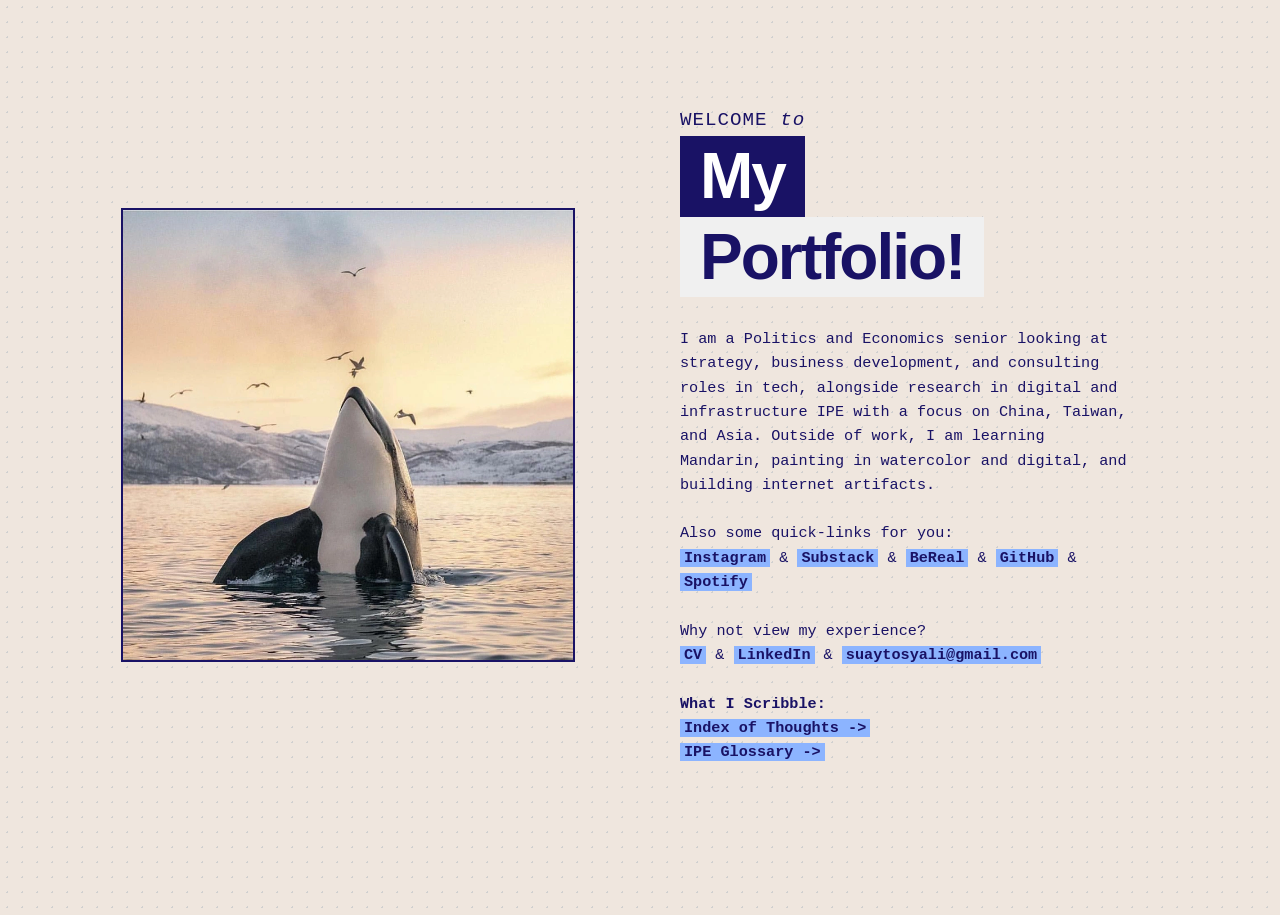
<file: index.html>
<!DOCTYPE html>
<html>
<head>
  <meta charset="UTF-8">
  <meta name="viewport" content="width=device-width, initial-scale=1.0">
  <title>Suay's Web</title>
  
  <link rel="icon" type="image/png" href="favicon.png">
  
  <link href="main.css?v=5" rel="stylesheet" type="text/css" media="all">

<!-- Google tag (gtag.js) -->
<script async src="https://www.googletagmanager.com/gtag/js?id=G-NCJQ44WMD5"></script>
<script>
  window.dataLayer = window.dataLayer || [];
  function gtag(){dataLayer.push(arguments);}
  gtag('js', new Date());

  gtag('config', 'G-NCJQ44WMD5');
</script>

</head>
<body>

  <div class="main-container">
    
    <div class="graphic-column">
      <img src="suay.png" alt="is this me??" class="hero-image">
    </div>

    <div class="text-column">
      <p class="welcome">WELCOME <em>to</em></p>
      
      <div class="title-wrapper">
        <h1 class="title-top">My</h1>
        <h1 class="title-bottom">Portfolio!</h1>
      </div>

      <p class="bio">
        I am a Politics and Economics senior looking at strategy, business development, and consulting roles in tech, alongside research in digital and infrastructure IPE with a focus on China, Taiwan, and Asia. Outside of work, I am learning Mandarin, painting in watercolor and digital, and building internet artifacts.
        <br><br>
              
        Also some quick-links for you:
        <br>
        <a href="https://www.instagram.com/suaytli/" target="_blank" class="highlight">Instagram</a> &
        <a href="https://substack.com/@suaytli" target="_blank" class="highlight">Substack</a> & 
        <a href="https://bere.al/suaytli" target="_blank" class="highlight">BeReal</a> & 
        <a href="https://github.com/suaytli/" target="_blank" class="highlight">GitHub</a> &
        <a href="https://open.spotify.com/user/31aprgksa7amnr6p7jr3c5u5csvu?si=40f01498f1a54ec3" target="_blank" class="highlight">Spotify</a>
        <br><br>
      
        Why not view my experience? 
        <br>
        <a href="https://drive.google.com/file/d/1ZpUtgvOLYTpquDlxVteClKZkFHswoKdf/view?usp=drive_link" target="_blank" class="highlight">CV</a> & 
        <a href="https://www.linkedin.com/in/suay-tosyali/" target="_blank" class="highlight">LinkedIn</a> & 
        <a href="mailto:suaytosyali@gmail.com" class="highlight">suaytosyali@gmail.com</a>
        <br><br>
        
        <strong>What I Scribble:</strong>
        <br>
        <a href="writing-index.html" class="highlight">Index of Thoughts -></a>
        <br>
        <a href="glossary.html" class="highlight">IPE Glossary -></a>
      </p>
    </div>

  </div>

</body>
</html>
</file>
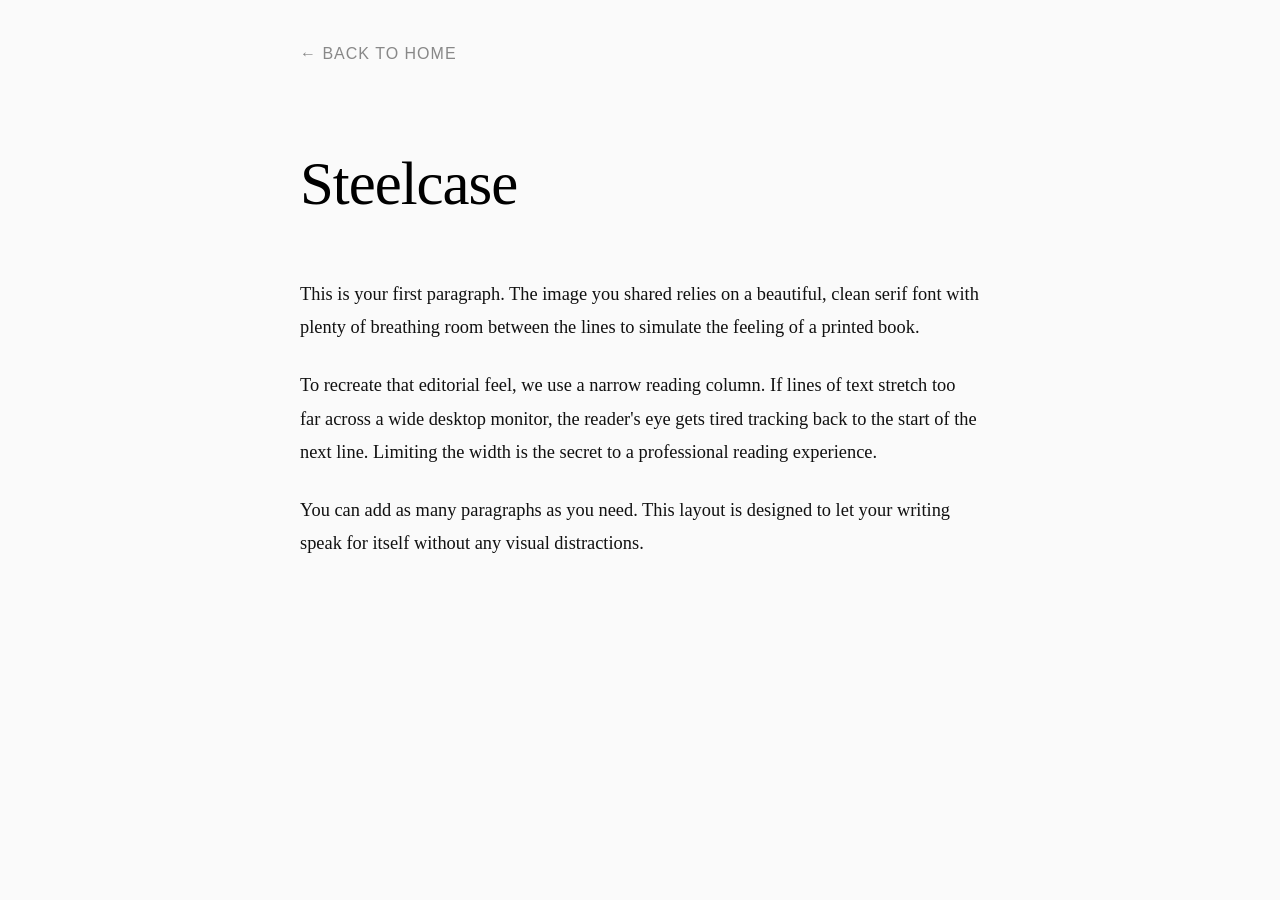
<file: blog.html>
<!DOCTYPE html>
<html>
<head>
  <meta charset="UTF-8">
  <meta name="viewport" content="width=device-width, initial-scale=1.0">
  <title>Steelcase - Suay's Corner</title>
  
  <link rel="icon" type="image/png" href="favicon.png">
  
  <link href="article.css?v=1" rel="stylesheet" type="text/css" media="all">
</head>
<body>

  <nav class="top-nav">
    <a href="index.html">← Back to Home</a>
  </nav>

  <article class="blog-post">
    <h1 class="post-title">Steelcase</h1>
    
    <div class="post-content">
      <p>This is your first paragraph. The image you shared relies on a beautiful, clean serif font with plenty of breathing room between the lines to simulate the feeling of a printed book.</p>
      
      <p>To recreate that editorial feel, we use a narrow reading column. If lines of text stretch too far across a wide desktop monitor, the reader's eye gets tired tracking back to the start of the next line. Limiting the width is the secret to a professional reading experience.</p>
      
      <p>You can add as many paragraphs as you need. This layout is designed to let your writing speak for itself without any visual distractions.</p>
    </div>
  </article>

</body>
</html>
</file>
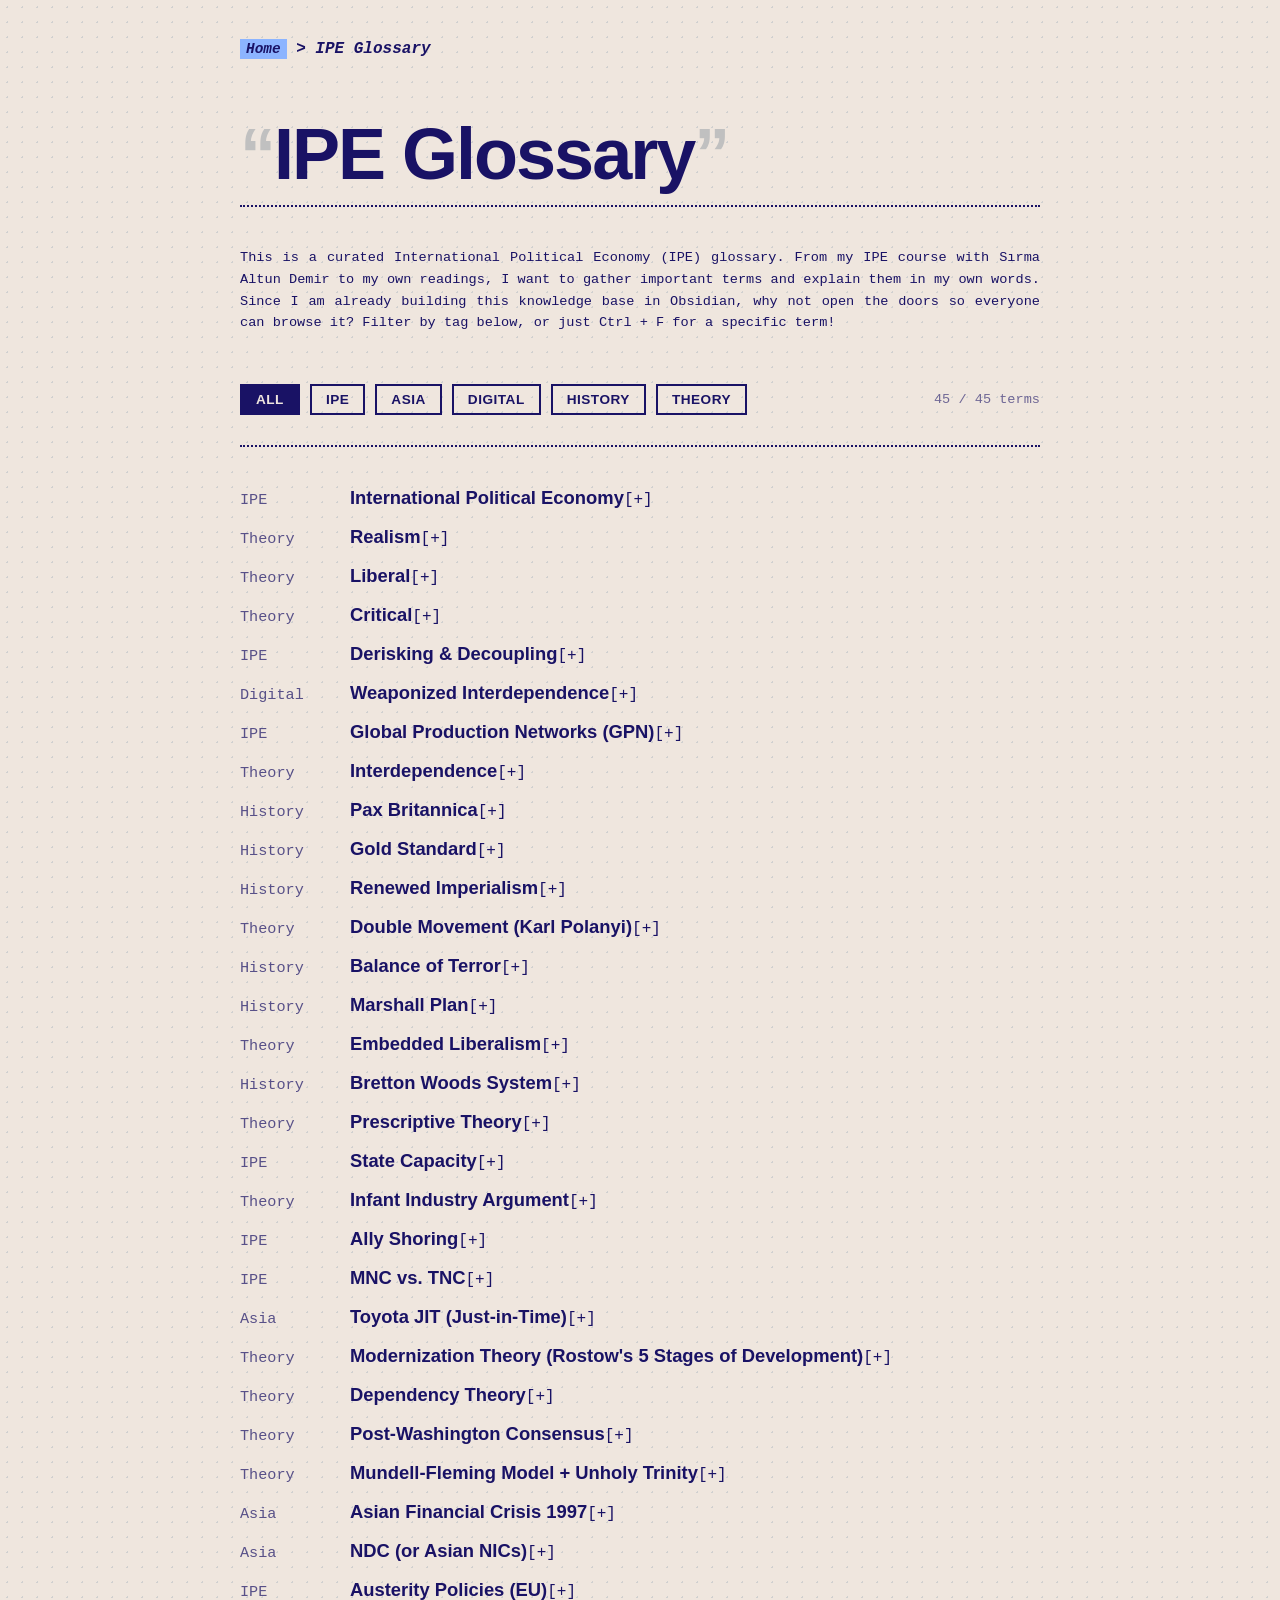
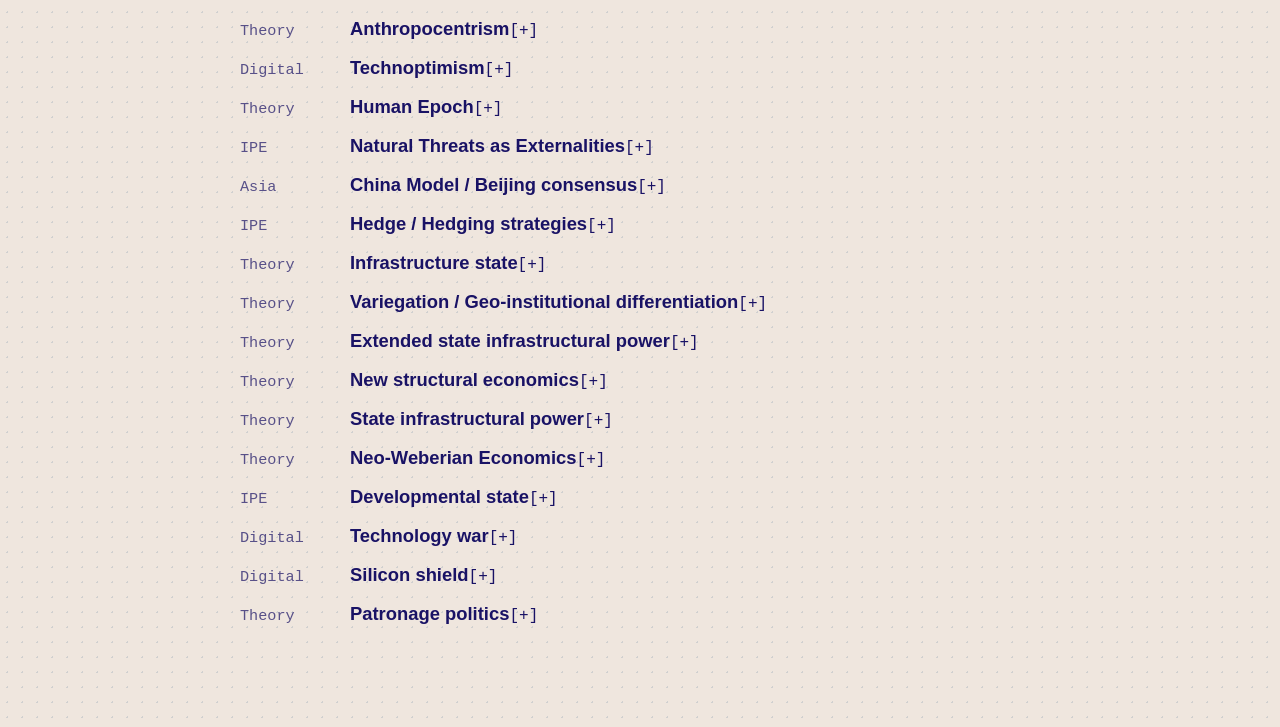
<file: glossary.html>
<!DOCTYPE html>
<html>
<head>
  <meta charset="UTF-8">
  <meta name="viewport" content="width=device-width, initial-scale=1.0">
  <title>IPE Glossary - Suay</title>
  
  <link rel="icon" type="image/png" href="favicon.png">
  <link href="main.css?v=13" rel="stylesheet" type="text/css" media="all">

  <!-- Google tag (gtag.js) -->
<script async src="https://www.googletagmanager.com/gtag/js?id=G-NCJQ44WMD5"></script>
<script>
  window.dataLayer = window.dataLayer || [];
  function gtag(){dataLayer.push(arguments);}
  gtag('js', new Date());

  gtag('config', 'G-NCJQ44WMD5');
</script>
</head>
<body>

  <div class="asm-container">
    
    <div class="asm-nav">
      <div>
        <a href="index.html" class="cyan-tag">Home</a> <span class="blue-text">> IPE Glossary</span>
      </div>
    </div>

    <div class="asm-header">
      <h1 class="asm-title"><span class="asm-quote">“</span>IPE Glossary<span class="asm-quote">”</span></h1>
    </div>

    <p class="asm-intro">
      This is a curated International Political Economy (IPE) glossary. From my IPE course with Sırma Altun Demir to my own readings, I want to gather important terms and explain them in my own words. Since I am already building this knowledge base in Obsidian, why not open the doors so everyone can browse it? Filter by tag below, or just Ctrl + F for a specific term!
    </p>


    <div class="tag-filter-bar" id="tag-filter-bar">
      <button class="tag-filter-btn active" data-tag="all">All</button>
      <button class="tag-filter-btn" data-tag="IPE">IPE</button>
      <button class="tag-filter-btn" data-tag="Asia">Asia</button>
      <button class="tag-filter-btn" data-tag="Digital">Digital</button>
      <button class="tag-filter-btn" data-tag="History">History</button>
      <button class="tag-filter-btn" data-tag="Theory">Theory</button>
      <span class="tag-filter-count" id="tag-filter-count"></span>
    </div>


    <div class="writing-list" id="glossary-list">

      <details class="glossary-item">
        <summary class="writing-item glossary-summary">
          <span class="writing-date">IPE</span>
          <span class="writing-link">International Political Economy</span>
          <span class="reading-time">[+]</span>
        </summary>
        <div class="glossary-definition">
          <p>"Political economist Frank Stilwell defines the economy as: 'the means whereby goods and services are produced, exchanged, and distributed among the members of society. Incomes and wealth are generated through these processes of production, exchange, and distribution'.</p>
          <p>'Economics', writes Stilwell, 'is the discipline that studies these processes'.</p>
          <p>So what’s the difference between economics and political economy?</p>
          <p>According to Stilwell, political economy rejects a narrow focus on 'pure markets' in favour of a 'broader view of economic enquiry, its social purpose and its political application'. It’s an approach that stresses the importance of historical processes, structural forces and institutions in shaping economic outcomes.</p>
          <p>PE also acknowledges the role values play in influencing what economists choose to study, how they conduct their investigations, and the policy implications of their research."</p>
          <p><em>Source: Henderson, T. (2015, February 24). Why study political economy. Progress in Political Economy. <a href="https://www.ppesydney.net/why-study-political-economy/" target="_blank" class="cyan-tag">Link</a></em></p>
        </div>
      </details>

      <details class="glossary-item">
        <summary class="writing-item glossary-summary">
          <span class="writing-date">Theory</span>
          <span class="writing-link">Realism</span>
          <span class="reading-time">[+]</span>
        </summary>
        <div class="glossary-definition">
          <p>"One school of thought brings together analysts who focus on the role of the state and the importance of power in shaping outcomes in the international political economy. These theories stress the importance of the nation-state in understanding activity in international relations. This grouping is variously termed ‘mercantilist’, ‘neomercantilist’, ‘statist’, ‘state-based theory’, ‘power politics’ or ‘economic nationalist’."</p>
          <p><em>Source: O'Brien, R., & Williams, M. (2024). Global political economy: Evolution and dynamics (7th ed.). Red Globe Press.</em></p>
          <p><em>Realism is also a name used for this school of thought, but I found the word "realism" polarizing since using the main actor for the political economy doesn't make this school of thought realistic, but rather nation-focused.</em></p>
        </div>
      </details>

      <details class="glossary-item">
        <summary class="writing-item glossary-summary">
          <span class="writing-date">Theory</span>
          <span class="writing-link">Liberal</span>
          <span class="reading-time">[+]</span>
        </summary>
        <div class="glossary-definition">
          <p>"In contrast to the economic nationalist theories, liberals focus on either the individual or a wide range of actors from the state to the corporation to interest groups. They do not see the state as a unitary actor, but as influenced by numerous factors. Rather than stress the inevitability of conflict, liberals search out the conditions for cooperation. They tend to play down the role of force and coercion in human affairs and emphasize the ability of individuals to choose between attractive courses of action or negotiate their differences."</p>
          <p><em>Source: O'Brien, R., & Williams, M. (2024). Global political economy: Evolution and dynamics (7th ed.). Red Globe Press.</em></p>
          <p><em>Liberal thought is also using aspects of vanity and gluttony in a way that overlooks how actors that benefit from the liberal system are ready to exploit the other actors that are mostly inferior. This gluttonous behavior is more visible when you look at the TNC discussions.</em></p>
        </div>
      </details>

      <details class="glossary-item">
        <summary class="writing-item glossary-summary">
          <span class="writing-date">Theory</span>
          <span class="writing-link">Critical</span>
          <span class="reading-time">[+]</span>
        </summary>
        <div class="glossary-definition">
          <p>"Critical writers tend to perceive international economic relations as a zero-sum game. The structure of global capitalism is fundamentally conflictual. Two forms of conflict are prevalent in the global economy. Within states, capitalists and workers have competing interests and the state is the scene of a class struggle as the workers and bourgeoisie clash."</p>
          <p><em>Source: O'Brien, R., & Williams, M. (2024). Global political economy: Evolution and dynamics (7th ed.). Red Globe Press.</em></p>
          <p><em>Even though critical thought is mostly attributed to the Marxists (and I can see why), it also includes other power imbalances such as gender inequalities (feminist theory), environmental concerns (environmentalists), post-colonial inequalities and the 3rd option a.k.a. the Global South (postcolonial analysis) and so much more...</em></p>
        </div>
      </details>

      <details class="glossary-item">
        <summary class="writing-item glossary-summary">
          <span class="writing-date">IPE</span>
          <span class="writing-link">Derisking & Decoupling</span>
          <span class="reading-time">[+]</span>
        </summary>
        <div class="glossary-definition">
          <p>Even though these two terms look like they are exactly the same, there is a key difference:</p>
          <ul>
            <li><strong>Decoupling</strong> directly refers to the complete separation of ties between economies. This is a dangerous act since it completely stops the relations with the economies and creates new branches of economic partnerships and supply chains elsewhere.</li>
            <li><strong>Derisking</strong> is a more "diplomatic" version of decoupling that enables only diversifying the supply chains so that the economies are less involved with each other and creates different relations with other countries or increases the volume of trade with an existing partner.</li>
          </ul>
        </div>
      </details>

      <details class="glossary-item">
        <summary class="writing-item glossary-summary">
          <span class="writing-date">Digital</span>
          <span class="writing-link">Weaponized Interdependence</span>
          <span class="reading-time">[+]</span>
        </summary>
        <div class="glossary-definition">
          <p><strong>Weaponized interdependence or globalization</strong> is an asymmetric relation where actors specifically use the global production networks and the chokepoints so that some of the network relations create bottlenecks with them, positioning themselves as an important actor.</p>
        </div>
      </details>

      <details class="glossary-item">
        <summary class="writing-item glossary-summary">
          <span class="writing-date">IPE</span>
          <span class="writing-link">Global Production Networks (GPN)</span>
          <span class="reading-time">[+]</span>
        </summary>
        <div class="glossary-definition">
          <p>GPN is a network map that shows how interconnected supply and demand are. This concept, however, expands with critical services and infrastructure since status quo GPNs are working in harmony with the internet, data, and logistics.</p>
          <p>Related concepts: global value chains & actor-network theory.</p>
        </div>
      </details>

      <details class="glossary-item">
        <summary class="writing-item glossary-summary">
          <span class="writing-date">Theory</span>
          <span class="writing-link">Interdependence</span>
          <span class="reading-time">[+]</span>
        </summary>
        <div class="glossary-definition">
          <p>Interdependence is a type of dependency relation that focuses on how actors are connecting for their profit and wellbeing. It literally means "the fact of depending on each other."</p>
        </div>
      </details>

      <details class="glossary-item">
        <summary class="writing-item glossary-summary">
          <span class="writing-date">History</span>
          <span class="writing-link">Pax Britannica</span>
          <span class="reading-time">[+]</span>
        </summary>
        <div class="glossary-definition">
          <p>Pax Britannica was a period of relative global stability, free trade, and naval dominance led by the British Empire. This supremacy period ended when industrial growth in continental Europe (esp. Germany) and the United States challenged the system.</p>
          <p>This concept serves as the primary historical model for Hegemonic Stability Theory. Also, we can examine the Bretton Woods System from this point of view.</p>
        </div>
      </details>

      <details class="glossary-item">
        <summary class="writing-item glossary-summary">
          <span class="writing-date">History</span>
          <span class="writing-link">Gold Standard</span>
          <span class="reading-time">[+]</span>
        </summary>
        <div class="glossary-definition">
          <p>The gold standard was a system where a country ties the value of its money directly to gold. "A paper money can be traded for a set amount of physical gold." Currently, the world economies are using floating currencies.</p>
          <p><strong>Floating currency</strong> is a monetary system where a currency's value is determined entirely by foreign exchange market dynamics. Core drivers are interest rates, economic indicators such as GDP, inflation rates, and geopolitical stability.</p>
        </div>
      </details>

      <details class="glossary-item">
        <summary class="writing-item glossary-summary">
          <span class="writing-date">History</span>
          <span class="writing-link">Renewed Imperialism</span>
          <span class="reading-time">[+]</span>
        </summary>
        <div class="glossary-definition">
          <p>Renewed imperialism is the direct extension of the old colonial system, often referred to as neo-imperialism, which means "New Imperialism". After the dismantling of colonial systems, powerful nations extended their power through economic dominance, military intervention, and territorial expansion.</p>
        </div>
      </details>

      <details class="glossary-item">
        <summary class="writing-item glossary-summary">
          <span class="writing-date">Theory</span>
          <span class="writing-link">Double Movement (Karl Polanyi)</span>
          <span class="reading-time">[+]</span>
        </summary>
        <div class="glossary-definition">
          <p>The phrase refers to the dialectical process of marketization and the push for social protection against marketization.</p>
          <p>The first movement is the market expansion where the free market pushes to create a self-regulating market. It treats fictitious commodities (labor, land, money) as real goods to buy and sell, pulling the economy away from social and moral rules.</p>
          <p>The second movement (countermovement) is society fighting back to protect human life, nature, and local communities from market harm. It uses laws, rules, labor unions, and tariffs to control the market. It tries to put the economy back under social and moral control (re-embedding).</p>
          <p><em>As you can see, we are currently in a twisted cycle of double movement. We, unfortunately, don't have the old trust in institutions that can supply us with the motivation to trigger the second movement. In those countries that use the countermovement tools as a way to control the first movement, it is mostly enabling a mass narcosis for the society, a delusion of countermovement.</em></p>
        </div>
      </details>

      <details class="glossary-item">
        <summary class="writing-item glossary-summary">
          <span class="writing-date">History</span>
          <span class="writing-link">Balance of Terror</span>
          <span class="reading-time">[+]</span>
        </summary>
        <div class="glossary-definition">
          <p>The "balance of terror" describes a Cold War nuclear deterrence state where the U.S. and Soviet Union avoided direct war through Mutually Assured Destruction (MAD), relying on nuclear parity and fear.</p>
          <p><em>To this day we still haven't used nuclear warheads because of the fear of MAD.</em></p>
        </div>
      </details>

      <details class="glossary-item">
        <summary class="writing-item glossary-summary">
          <span class="writing-date">History</span>
          <span class="writing-link">Marshall Plan</span>
          <span class="reading-time">[+]</span>
        </summary>
        <div class="glossary-definition">
          <p>The Marshall Plan was a 1948 American foreign aid program that provided $13.3 billion to rebuild Western Europe, stop communism, and restore trade. The counter-plan used by the second world countries was named the "Molotov Plan".</p>
        </div>
      </details>

      <details class="glossary-item">
        <summary class="writing-item glossary-summary">
          <span class="writing-date">Theory</span>
          <span class="writing-link">Embedded Liberalism</span>
          <span class="reading-time">[+]</span>
        </summary>
        <div class="glossary-definition">
          <p>Embedded liberalism is an economic system combining international free trade with domestic state intervention. It is an adaptation of liberalism to survive.</p>
        </div>
      </details>

      <details class="glossary-item">
        <summary class="writing-item glossary-summary">
          <span class="writing-date">History</span>
          <span class="writing-link">Bretton Woods System</span>
          <span class="reading-time">[+]</span>
        </summary>
        <div class="glossary-definition">
          <p>Bretton Woods is actually not a person but an area within the town of Carroll, New Hampshire, United States, whose principal points of interest are three leisure and recreation facilities.</p>
          <p>The Bretton Woods system was a post-WWII arrangement that established fixed exchange rates tied to the U.S. dollar and gold, created the International Monetary Fund (IMF), and founded the World Bank.</p>
        </div>
      </details>

      <details class="glossary-item">
        <summary class="writing-item glossary-summary">
          <span class="writing-date">Theory</span>
          <span class="writing-link">Prescriptive Theory</span>
          <span class="reading-time">[+]</span>
        </summary>
        <div class="glossary-definition">
          <p>Prescriptive theory focuses on how states and global actors ought to behave, establishing moral, ethical, or strategic standards for international conduct rather than just describing how the world works.</p>
          <p>This theory is also available in nursing and architecture...</p>
          <ul>
            <li>In nursing: stipulates concrete nursing actions and interventions required to achieve a specific health goal.</li>
            <li>In architecture: a conceptual framework that dictates <em>how</em> buildings and cities ought to be designed, constructed, and valued.</li>
          </ul>
        </div>
      </details>

      <details class="glossary-item">
        <summary class="writing-item glossary-summary">
          <span class="writing-date">IPE</span>
          <span class="writing-link">State Capacity</span>
          <span class="reading-time">[+]</span>
        </summary>
        <div class="glossary-definition">
          <p>State capacity is a word that I mix up a lot and mostly forget. I mostly remember the definition and forget the name of the term.</p>
          <p>State capacity is a government's ability to achieve its policy goals, primarily defined by core pillars like collecting taxes, enforcing law and order, and delivering public services.</p>
          <p>This is mostly important to regulate the informal sector and ease of innovation in the country.</p>
        </div>
      </details>

      <details class="glossary-item">
        <summary class="writing-item glossary-summary">
          <span class="writing-date">Theory</span>
          <span class="writing-link">Infant Industry Argument</span>
          <span class="reading-time">[+]</span>
        </summary>
        <div class="glossary-definition">
          <p>The infant industry argument is an economic theory stating that new domestic industries need temporary trade protection such as tariffs, quotas, or subsidies from foreign competitors until they can grow, achieve economies of scale, and compete globally on their own.</p>
          <p>I feel like this term is mostly associated with the Asian developmentalist states, just a feeling!</p>
        </div>
      </details>

      <details class="glossary-item">
        <summary class="writing-item glossary-summary">
          <span class="writing-date">IPE</span>
          <span class="writing-link">Ally Shoring</span>
          <span class="reading-time">[+]</span>
        </summary>
        <div class="glossary-definition">
          <p>Ally shoring (also called friendshoring) is a business and government strategy. It means moving the making and buying of goods to countries that share political values and are trusted friends. This helps stop supply problems caused by rival nations.</p>
          <p>This is important for today's climate (not the weather).</p>
        </div>
      </details>

      <details class="glossary-item">
        <summary class="writing-item glossary-summary">
          <span class="writing-date">IPE</span>
          <span class="writing-link">MNC vs. TNC</span>
          <span class="reading-time">[+]</span>
        </summary>
        <div class="glossary-definition">
          <p>The main difference between an <strong>MNC (Multinational Corporation)</strong> and a <strong>TNC (Transnational Corporation)</strong> is their management style and national identity: an MNC has a central HQ in one home country that controls its foreign subsidiaries, while a TNC operates as a more flexible, decentralized network without a single strong home country focus.</p>
          <p>The United Nations favors the usage of MNC and emphasizes the health of MNCs, since TNCs are a hot discussion topic in the IPE circle.</p>
        </div>
      </details>

      <details class="glossary-item">
        <summary class="writing-item glossary-summary">
          <span class="writing-date">Asia</span>
          <span class="writing-link">Toyota JIT (Just-in-Time)</span>
          <span class="reading-time">[+]</span>
        </summary>
        <div class="glossary-definition">
          <p>Toyota’s Just-in-Time (JIT) is a manufacturing strategy where parts arrive and products are built precisely when needed, making only what is needed, when it is needed, and in the exact amount required. Core elements include pull production, the Kanban signboard system, and minimal warehouse stock.</p>
          <p><em>Until this system, I didn't realize Kanban had a real usage outside of Notion!</em></p>
        </div>
      </details>

      <details class="glossary-item">
        <summary class="writing-item glossary-summary">
          <span class="writing-date">Theory</span>
          <span class="writing-link">Modernization Theory (Rostow's 5 Stages of Development)</span>
          <span class="reading-time">[+]</span>
        </summary>
        <div class="glossary-definition">
          <p>Modernization theory views societal development as a linear transition from traditional to modern states. American economist Walt Rostow famously framed this evolution through Rostow's five stages of economic growth, which outline how countries progress economically:</p>
          <ol>
            <li>Traditional society</li>
            <li>Preconditions for take-off</li>
            <li>Take-off</li>
            <li>Drive to maturity</li>
            <li>High mass consumption</li>
          </ol>
        </div>
      </details>

      <details class="glossary-item">
        <summary class="writing-item glossary-summary">
          <span class="writing-date">Theory</span>
          <span class="writing-link">Dependency Theory</span>
          <span class="reading-time">[+]</span>
        </summary>
        <div class="glossary-definition">
          <p>Dependency theory is a theory that states that global poverty and underdevelopment are caused by the exploitation of poor nations by wealthy ones. It divides the world into a wealthy <strong>core</strong> and an impoverished <strong>periphery</strong>, arguing that international trade and capitalism trap developing countries in a state of structural disadvantage.</p>
        </div>
      </details>

      <details class="glossary-item">
        <summary class="writing-item glossary-summary">
          <span class="writing-date">Theory</span>
          <span class="writing-link">Post-Washington Consensus</span>
          <span class="reading-time">[+]</span>
        </summary>
        <div class="glossary-definition">
          <p>The post-Washington Consensus is an economic framework that modifies the original neoliberal Washington Consensus by emphasizing institutional reform, poverty reduction, and a balanced role for the state alongside free markets. It emerged in the late 1990s, notably championed by economist Joseph Stiglitz, in response to the shortcomings and crises experienced by developing nations under strict market fundamentalism.</p>
        </div>
      </details>

      <details class="glossary-item">
        <summary class="writing-item glossary-summary">
          <span class="writing-date">Theory</span>
          <span class="writing-link">Mundell-Fleming Model + Unholy Trinity</span>
          <span class="reading-time">[+]</span>
        </summary>
        <div class="glossary-definition">
          <p>The Mundell-Fleming Model explains how an open economy works using the "Unholy Trinity," also called the Impossible Trinity or Trilemma, which states a country can pick only two of three goals:</p>
          <ul>
            <li>Free capital flow</li>
            <li>Fixed exchange rates</li>
            <li>Independent monetary policy</li>
          </ul>
          <p>There are also some wild combinations:</p>
          <ul>
            <li><strong>Fixed Rate + Capital Flow:</strong> You lose local control of interest rates. If the local bank changes rates, money runs away or rushes in, forcing the bank to spend money to hold the fixed rate.</li>
            <li><strong>Fixed Rate + Local Rates:</strong> You must block free money movement with rules.</li>
            <li><strong>Capital Flow + Local Rates:</strong> You must let your money's exchange rate float freely up and down.</li>
          </ul>
        </div>
      </details>

      <details class="glossary-item">
        <summary class="writing-item glossary-summary">
          <span class="writing-date">Asia</span>
          <span class="writing-link">Asian Financial Crisis 1997</span>
          <span class="reading-time">[+]</span>
        </summary>
        <div class="glossary-definition">
          <p>The Asian Financial Crisis began in July 1997 when Thailand was forced to unpeg the baht from the U.S. dollar, triggering a devastating economic collapse that swept across East and Southeast Asia. Speculative currency attacks quickly spread panic to neighboring countries like Indonesia and South Korea, causing local currencies and asset markets to plunge by up to 80 percent. To stabilize their crashing economies, these nations had to secure massive international bailouts from the IMF, which came attached to strict, painful austerity measures and structural reforms. Ultimately, the crisis reshaped global finance by forcing Asian economies to rebuild with stronger regulatory oversight, deeper foreign reserves, and more flexible exchange rate frameworks.</p>
        </div>
      </details>

      <details class="glossary-item">
        <summary class="writing-item glossary-summary">
          <span class="writing-date">Asia</span>
          <span class="writing-link">NDC (or Asian NICs)</span>
          <span class="reading-time">[+]</span>
        </summary>
        <div class="glossary-definition">
          <p>Newly developed countries, commonly referred to by economists as Newly Industrialized Countries (NICs), are nations whose economies have outpaced other developing-world peers but have not yet fully reached the status of advanced, traditional developed economies.</p>
        </div>
      </details>

      <details class="glossary-item">
        <summary class="writing-item glossary-summary">
          <span class="writing-date">IPE</span>
          <span class="writing-link">Austerity Policies (EU)</span>
          <span class="reading-time">[+]</span>
        </summary>
        <div class="glossary-definition">
          <p>Austerity policies are official economic measures used by governments to reduce budget deficits and public debt through <strong>spending cuts</strong>, <strong>tax increases</strong>, or a combination of both.</p>
          <p>Austerity policies in the European Union are government spending cuts and tax raises meant to lower public debt and budget deficits. Key elements include reduced public budgets, capped welfare benefits, and revived fiscal rules.</p>
        </div>
      </details>

      <details class="glossary-item">
        <summary class="writing-item glossary-summary">
          <span class="writing-date">Theory</span>
          <span class="writing-link">Anthropocentrism</span>
          <span class="reading-time">[+]</span>
        </summary>
        <div class="glossary-definition">
          <p>Anthropocentrism is the belief that human beings are the central or most important entities in the universe, holding that humans alone have intrinsic value while nature and animals exist merely as resources.</p>
        </div>
      </details>

      <details class="glossary-item">
        <summary class="writing-item glossary-summary">
          <span class="writing-date">Digital</span>
          <span class="writing-link">Technoptimism</span>
          <span class="reading-time">[+]</span>
        </summary>
        <div class="glossary-definition">
          <p>Techno-optimism is the philosophical belief that technological innovation is the primary driver of human progress and the ultimate solution to humanity's greatest challenges.</p>
        </div>
      </details>

      <details class="glossary-item">
        <summary class="writing-item glossary-summary">
          <span class="writing-date">Theory</span>
          <span class="writing-link">Human Epoch</span>
          <span class="reading-time">[+]</span>
        </summary>
        <div class="glossary-definition">
          <p>The <strong>human epoch</strong> usually refers to the <strong>Anthropocene</strong>, a proposed geological epoch defined by humanity’s massive, irreversible impact on Earth's ecosystems and geology.</p>
        </div>
      </details>

      <details class="glossary-item">
        <summary class="writing-item glossary-summary">
          <span class="writing-date">IPE</span>
          <span class="writing-link">Natural Threats as Externalities</span>
          <span class="reading-time">[+]</span>
        </summary>
        <div class="glossary-definition">
          <p>An <strong>externality</strong> is a cost or benefit caused by an economic activity that affects a third party who did not choose to incur that cost or benefit.</p>
          <p><em>In economics courses (at least in my freshman year course) the main externality they teach is permit trading and how CO2 emissions are posing a threat for the firm. This proves that the externalities the economics view is also the environmental degradation that the same economic system is creating...</em></p>
        </div>
      </details>
      
<details class="glossary-item">
        <summary class="writing-item glossary-summary">
          <span class="writing-date">Asia</span>
          <span class="writing-link">China Model / Beijing consensus</span>
          <span class="reading-time">[+]</span>
        </summary>
        <div class="glossary-definition">
          <p>China model (or the Beijing consensus) is the direct rival for the Washington Consensus. Washington model limits the state's role (liberalism) and pushes for institutional reforms through global bodies like IMF and WB.</p>
          <p>Beijing model pushes state as the architect and focuses on long term national goals using industrial policies. (This created the discussion for the "is the industrial policies back?" in the West)</p>
        </div>
      </details>

      <details class="glossary-item">
        <summary class="writing-item glossary-summary">
          <span class="writing-date">IPE</span>
          <span class="writing-link">Hedge / Hedging strategies</span>
          <span class="reading-time">[+]</span>
        </summary>
        <div class="glossary-definition">
          <p>A risk management strategy used to limit potential losses in investments by taking an offsetting position in related security.</p>
          <p>Derisking is the reallocation of entire portfolios, redesigning supply networks etc. Hedging is the counterbalancing position does not need a derisking.</p>
          <p>Imo this looks like hedging -> derisking -> decoupling</p>
        </div>
      </details>

      <details class="glossary-item">
        <summary class="writing-item glossary-summary">
          <span class="writing-date">Theory</span>
          <span class="writing-link">Infrastructure state</span>
          <span class="reading-time">[+]</span>
        </summary>
        <div class="glossary-definition">
          <p>A political model where governments use infrastructure as a primary tool for territorial control, economic integration, and geopolitical influence.</p>
          <p>The 21st century high demand infrastructures consist of data grids/centers, internet cables, transport networks, and large-scale public works.</p>
        </div>
      </details>

      <details class="glossary-item">
        <summary class="writing-item glossary-summary">
          <span class="writing-date">Theory</span>
          <span class="writing-link">Variegation / Geo-institutional differentiation</span>
          <span class="reading-time">[+]</span>
        </summary>
        <div class="glossary-definition">
          <p>Variegation in botany is the appearance of different colored zones, spots, or stripes on plant leaves, stems, or flowers.</p>
          <p>The variegation in terms of geo-institutional differentiation is the description that states how economic and political acts produce uneven spatial and institutional arrangements across different regions.</p>
          <p>Simply: "administrative practices vary by territory, shaping distinct local development paths."</p>
        </div>
      </details>

      <details class="glossary-item">
        <summary class="writing-item glossary-summary">
          <span class="writing-date">Theory</span>
          <span class="writing-link">Extended state infrastructural power</span>
          <span class="reading-time">[+]</span>
        </summary>
        <div class="glossary-definition">
          <p>"We introduce the term ‘extended state infrastructural power’ to account for how the exercise of state power frequently relies on extended networks that include both formal state agencies and major domestic firms. Mann’s classic definition of infrastructure power was conceived of as a state’s ability to extract revenue or realise large-scale projects within its territory. The notion of ‘extended’ infrastructure power captures the degree to which infrastructural capacity often depends on the networks between both state agencies and key domestic firms as well as the relationship between key domestic firms and global supply chains."</p>
          <p>Extended state infrastructure power in an age of networked competition: The cases of Thailand and Taiwan, Andrew Stokols and Justin Kollar</p>
        </div>
      </details>

      <details class="glossary-item">
        <summary class="writing-item glossary-summary">
          <span class="writing-date">Theory</span>
          <span class="writing-link">New structural economics</span>
          <span class="reading-time">[+]</span>
        </summary>
        <div class="glossary-definition">
          <p>A framework for economic development. Uses neoclassical economic tools to study how a country's economic structure changes over time. It views a nation's production and industrial position as endogenous to its changing factor endowments (labor, capital, natural resources).</p>
          <p>The assumption is endogeneity because if it was exogenous that would mean that industrial position and production is out of the actors' control. (State would assume market won't grow naturally.)</p>
        </div>
      </details>

      <details class="glossary-item">
        <summary class="writing-item glossary-summary">
          <span class="writing-date">Theory</span>
          <span class="writing-link">State infrastructural power</span>
          <span class="reading-time">[+]</span>
        </summary>
        <div class="glossary-definition">
          <p>A government's capacity to actually penetrate civil society and logistically implement political decisions throughout its territory.</p>
          <p>This is a specific type of state capacity. State capacity (realized power) is also different from state power (potential power). Why they are so similar...</p>
        </div>
      </details>

      <details class="glossary-item">
        <summary class="writing-item glossary-summary">
          <span class="writing-date">Theory</span>
          <span class="writing-link">Neo-Weberian Economics</span>
          <span class="reading-time">[+]</span>
        </summary>
        <div class="glossary-definition">
          <p>This economic understanding views the economic behavior as deeply tied to culture, social status, and institutional rules rather than purely material and market focus.</p>
          <p>"Geography is the destiny."</p>
        </div>
      </details>

      <details class="glossary-item">
        <summary class="writing-item glossary-summary">
          <span class="writing-date">IPE</span>
          <span class="writing-link">Developmental state</span>
          <span class="reading-time">[+]</span>
        </summary>
        <div class="glossary-definition">
          <p>A governing model where the state plays a proactive, planned role in guiding economic growth and industrialization. You can see the Asian newly industrialized countries. TSMC, Samsung, LG and so much more are a byproduct of developmentalist policies.</p>
        </div>
      </details>

      <details class="glossary-item">
        <summary class="writing-item glossary-summary">
          <span class="writing-date">Digital</span>
          <span class="writing-link">Technology war</span>
          <span class="reading-time">[+]</span>
        </summary>
        <div class="glossary-definition">
          <p>Even though this term sounds like a blah (it really sounds like a vibe coded game) it actually explains the strategic competition between countries to dominate future technologies like AI, advanced semiconductors, 5G networks, quantum computing and use protectionist measures to get the lead.</p>
        </div>
      </details>

      <details class="glossary-item">
        <summary class="writing-item glossary-summary">
          <span class="writing-date">Digital</span>
          <span class="writing-link">Silicon shield</span>
          <span class="reading-time">[+]</span>
        </summary>
        <div class="glossary-definition">
          <p>This term is about how Taiwan is using its global semiconductor manufacturing as a weapon. This is the key factor why Mainland China didn't invade Taiwan since a potential invasion would devastate the global supply chain thus creating a chain reaction for the US intervention.</p>
        </div>
      </details>

      <details class="glossary-item">
        <summary class="writing-item glossary-summary">
          <span class="writing-date">Theory</span>
          <span class="writing-link">Patronage politics</span>
          <span class="reading-time">[+]</span>
        </summary>
        <div class="glossary-definition">
          <p>It is simply the merit-less society. Where elected leaders grant government jobs, contracts, or special favors to their supporters and financiers. Also known as spoils system.</p>
        </div>
      </details>

    </div>

  </div>


  <script>
    const filterBtns = document.querySelectorAll('.tag-filter-btn');
    const entries = document.querySelectorAll('#glossary-list .glossary-item');
    const countLabel = document.getElementById('tag-filter-count');
    let activeTags = new Set(['all']);

    function updateCount() {
      const visible = [...entries].filter(e => e.style.display !== 'none').length;
      countLabel.textContent = `${visible} / ${entries.length} terms`;
    }

    function applyFilter() {
      entries.forEach(entry => {
        const tag = entry.querySelector('.writing-date').textContent.trim();
        const show = activeTags.has('all') || activeTags.has(tag);
        entry.style.display = show ? '' : 'none';
      });
      updateCount();
    }

    filterBtns.forEach(btn => {
      btn.addEventListener('click', () => {
        const tag = btn.dataset.tag;

        if (tag === 'all') {
          activeTags = new Set(['all']);
        } else {
          activeTags.delete('all');
          if (activeTags.has(tag)) {
            activeTags.delete(tag);
          } else {
            activeTags.add(tag);
          }
          if (activeTags.size === 0) activeTags.add('all');
        }

        filterBtns.forEach(b => {
          b.classList.toggle('active', activeTags.has(b.dataset.tag));
        });

        applyFilter();
      });
    });

    updateCount();
  </script>

</body>
</html>
</file>
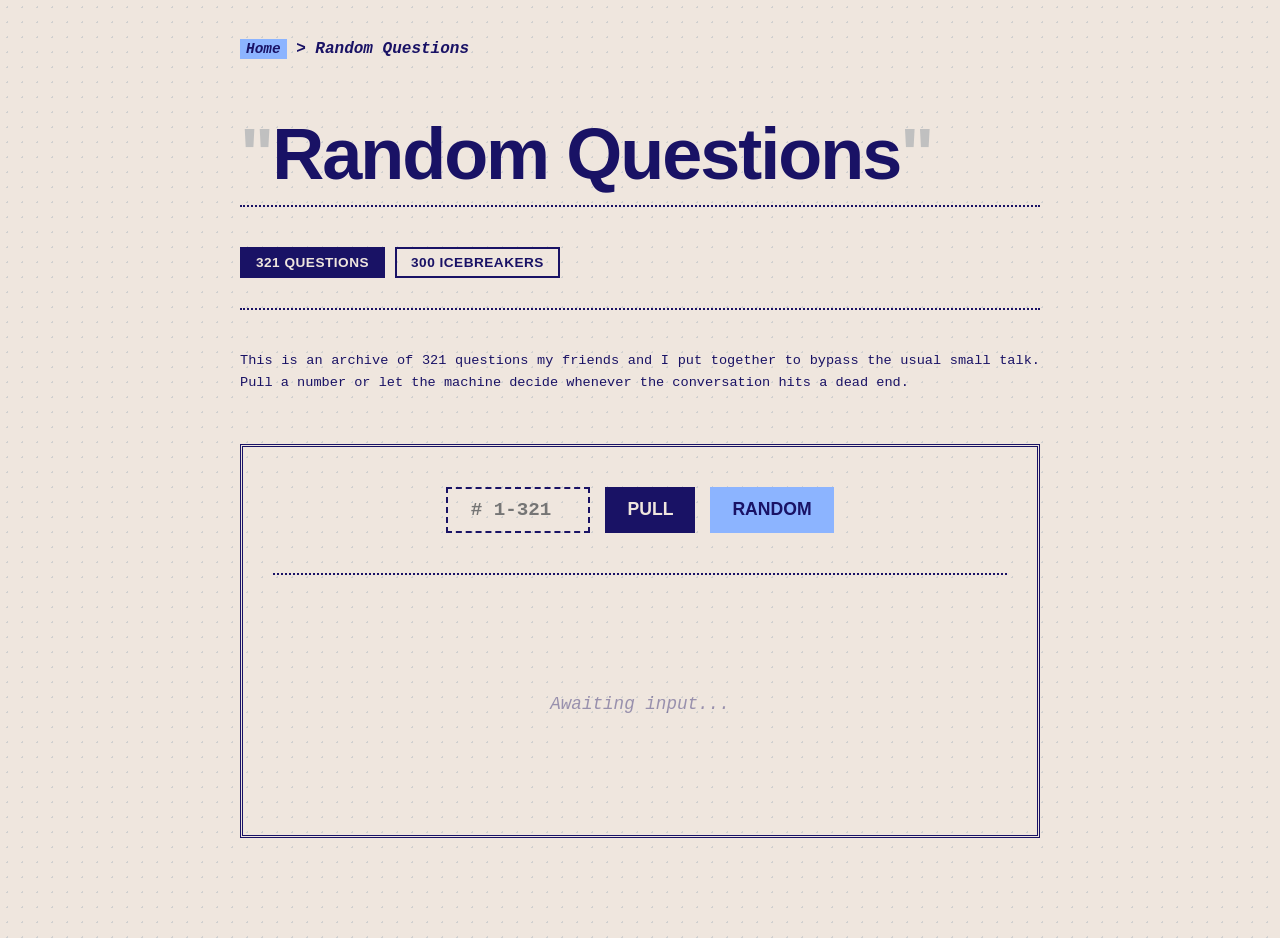
<file: questions.html>
<!DOCTYPE html>
<html>
<head>
  <meta charset="UTF-8">
  <meta name="viewport" content="width=device-width, initial-scale=1.0">
  <title>Random Questions - Suay</title>
  
  <link rel="icon" type="image/png" href="favicon.png">
  <link href="main.css?v=13" rel="stylesheet" type="text/css" media="all">

  <!-- Google tag (gtag.js) -->
<script async src="https://www.googletagmanager.com/gtag/js?id=G-NCJQ44WMD5"></script>
<script>
  window.dataLayer = window.dataLayer || [];
  function gtag(){dataLayer.push(arguments);}
  gtag('js', new Date());

  gtag('config', 'G-NCJQ44WMD5');
</script>
</head>
<body>

  <div class="asm-container">
    
    <div class="asm-nav">
      <div>
        <a href="index.html" class="cyan-tag">Home</a> <span class="blue-text">> Random Questions</span>
      </div>
    </div>

    <div class="asm-header">
      <h1 class="asm-title"><span class="asm-quote">"</span><span id="page-title">Random Questions</span><span class="asm-quote">"</span></h1>
    </div>

    <!-- SET TOGGLE -->
    <div class="tag-filter-bar">
      <button id="set-321" class="tag-filter-btn active" data-set="321">321 Questions</button>
      <button id="set-ice" class="tag-filter-btn" data-set="ice">300 Icebreakers</button>
    </div>

    <p class="asm-intro" id="set-intro">
      This is an archive of 321 questions my friends and I put together to bypass the usual small talk. Pull a number or let the machine decide whenever the conversation hits a dead end.
    </p>

    <!-- THEME FILTER (icebreaker set only) -->
    <div class="tag-filter-bar" id="theme-filter-bar" style="display: none;">
      <button class="tag-filter-btn active" data-theme="all">All Themes</button>
      <span class="tag-filter-count" id="theme-filter-count"></span>
    </div>

    <!-- THE QUESTION MACHINE -->
    <div class="q-machine">
      
      <div class="q-controls">
        <input type="number" id="q-number" class="q-input" min="1" max="321" placeholder="# 1-321">
        <button id="q-pull" class="q-btn">PULL</button>
        <button id="q-random" class="q-btn random-btn">RANDOM</button>
      </div>

      <div id="q-display" class="q-display">
        <span class="q-placeholder">Awaiting input...</span>
      </div>

    </div>

  </div>

<!-- THE JAVASCRIPT ENGINE -->
  <script>
    const questions = [
      `Is absolute truth attainable, or are we only capable of finding useful approximations?`,
      `Do we have a moral obligation to seek the truth, even if it brings us suffering?`,
      `If everyone in the world believed a lie, would that lie become a functional truth?`,
      `Does the expansion of human knowledge proportionally increase human wisdom?`,
      `Is it possible to hold a conviction without it eventually becoming a dogma?`,
      `Can true objectivity exist, or are we forever bound by our biological and cultural lenses?`,
      `Should the pursuit of knowledge have ethical boundaries, or is ignorance always worse?`,
      `If a belief provides immense comfort but lacks empirical evidence, does it have intrinsic value?`,
      `Are we more defined by the questions we ask or the answers we accept?`,
      `Does a perfectly rational world leave any room for human joy?`,
      `Is goodness an inherent quality, or just a social contract we created to survive?`,
      `If an action has a positive outcome but was driven by selfish intentions, is it a moral act?`,
      `Do we owe more to our immediate communities or to humanity as a whole?`,
      `Can systemic injustice ever be resolved through individual moral actions?`,
      `Is forgiveness a moral imperative, or a personal luxury?`,
      `If empathy is a biological mechanism, does it lose its ethical significance?`,
      `Are there any universal human rights, or are rights entirely granted by the societies we build?`,
      `Should the severity of a crime be judged by the harm done, or the intent of the perpetrator?`,
      `Does having the power to prevent suffering make you responsible for it?`,
      `Is the concept of "justice" inherently tied to vengeance?`,
      `Are you the same person you were five years ago, or merely a continuation of their memories?`,
      `If your memories could be uploaded to a machine, would that machine be "you"?`,
      `How much of our identity is formed by our own choices versus the reactions of others?`,
      `Can consciousness exist without language to structure it?`,
      `Are human beings inherently cooperative or inherently competitive?`,
      `Does self-awareness bring more suffering or more fulfillment?`,
      `Is "authenticity" a real state of being, or just a performance we put on for ourselves?`,
      `Do the labels we use to define ourselves ultimately limit our potential?`,
      `If you were stripped of your career, wealth, and social standing, what would remain of your identity?`,
      `Is it possible to truly understand the conscious experience of another human being?`,
      `If all our actions are governed by biological and environmental prior causes, do we actually have free will?`,
      `Does the illusion of free will serve a necessary evolutionary purpose?`,
      `If we discovered definitively that free will does not exist, would society collapse?`,
      `Are we ever truly responsible for our failures, or are they the result of systemic inputs?`,
      `Is destiny just a comforting narrative we assign to random chance in retrospect?`,
      `How much of your current life trajectory was shaped by circumstances entirely out of your control?`,
      `Can a society function justly if it acknowledges that criminality is largely deterministic?`,
      `Does the ability to predict human behavior reduce our inherent dignity?`,
      `Is the desire for control the root of human anxiety?`,
      `If you could see your entire future, would you still have the agency to change it?`,
      `If the universe is indifferent to our existence, does that make our lives meaningless or completely free?`,
      `Is happiness the ultimate goal of life, or a byproduct of pursuing something more meaningful?`,
      `Can a life spent entirely in the pursuit of pleasure be considered a life well-lived?`,
      `Do we create our own purpose, or is it assigned to us by our obligations?`,
      `Does the certainty of death render life tragic, or does it give life its value?`,
      `Is the modern crisis of meaning a result of losing traditional structures, or realizing we never needed them?`,
      `Can suffering ever be justified if it leads to a greater understanding of oneself?`,
      `Is boredom a failure of the world to entertain us, or a failure of our own imagination?`,
      `If humans achieved immortality, would life lose its sense of urgency and meaning?`,
      `Is "leaving a legacy" a noble pursuit or a narcissistic one?`,
      `Is the concept of infinite economic growth fundamentally incompatible with a finite planet?`,
      `Does capitalism inevitably commodify every aspect of human interaction?`,
      `Should the value of human labor be determined by market demand, or by intrinsic human dignity?`,
      `If automation can fulfill all basic human needs, how should we restructure the concept of "work"?`,
      `Is wealth inequality a flaw in the economic system, or its intended feature?`,
      `Can political freedom truly exist without economic equality?`,
      `Does the existence of billionaires represent a triumph of innovation or a failure of policy?`,
      `Are property rights natural rights, or constructs enforced by the monopoly of state violence?`,
      `How does the financialization of the economy disconnect wealth creation from societal progress?`,
      `Can a society be both radically egalitarian and highly innovative?`,
      `When everything is optimized for efficiency, what essential human qualities are lost?`,
      `Is it possible for a corporation to be genuinely ethical, or is "corporate responsibility" merely a marketing strategy?`,
      `Does consumerism function as the modern opiate of the masses?`,
      `How does the economic structure of a society dictate the emotional landscape of its citizens?`,
      `Should essential human needs—like healthcare and housing—ever be subjected to market forces?`,
      `Does global trade foster international peace, or does it create new forms of economic imperialism?`,
      `If a policy increases overall societal wealth but harms a vulnerable minority, is it justifiable?`,
      `How do debt and credit systems shape the power dynamics between generations?`,
      `Does the "meritocracy" myth prevent us from recognizing structural disadvantages?`,
      `Can a planned economy ever account for the complex desires of the human psyche?`,
      `Does power inevitably corrupt, or does it simply attract the corruptible?`,
      `Is democracy the most just form of government, or just the most effective at managing dissent?`,
      `Do citizens have a moral obligation to disobey unjust laws?`,
      `Where is the line between state security and individual liberty?`,
      `Can a government truly represent the will of the people if the people are misinformed?`,
      `Is patriotism a unifying civic virtue or a divisive tribal instinct?`,
      `Should political leaders be held to a higher moral standard than ordinary citizens?`,
      `How does the architecture of our political institutions restrict the types of futures we can imagine?`,
      `Is the nation-state an obsolete model in a hyper-connected global era?`,
      `Can a society ever be truly free if it relies on a militarized police force to maintain order?`,
      `Do large bureaucratic institutions protect us from chaos, or do they inevitably become self-serving machines?`,
      `Can grassroots advocacy dismantle entrenched power, or does it merely force power to rebrand itself?`,
      `Is the nonprofit sector a genuine solution to social ills, or a band-aid for government failures?`,
      `How does the design of digital directories and information hubs shape the way we perceive community?`,
      `Does professionalizing social activism dilute its radical potential?`,
      `Are international organizations capable of enforcing human rights, or are they tools of hegemonic powers?`,
      `Can a system be reformed from within, or does true change require dismantling the structure entirely?`,
      `How does the physical architecture of a city dictate the social interactions of its inhabitants?`,
      `Does the pursuit of standardized professional development limit human thought?`,
      `Is true systemic resilience built through efficiency or through redundancy?`,
      `Does the grammar of the language we speak limit the complexities of the thoughts we can form?`,
      `When a language dies, what specific aspects of human understanding are lost with it?`,
      `Is translation ever truly accurate, or is it always an act of cultural interpretation?`,
      `How does the structure of a foreign language alter your personality when you speak it?`,
      `Does the internet's homogenization of language destroy linguistic nuance?`,
      `Can we ever fully understand a culture without speaking its native tongue?`,
      `Is political correctness a form of linguistic control, or an evolution of societal empathy?`,
      `How do the metaphors we use to describe the economy (e.g., "market forces") shape our belief that it is uncontrollable?`,
      `Does learning a logographic or character-based language change the way the brain processes visual reality?`,
      `If we all spoke one universal language, would it eliminate conflict or just clarify our disagreements?`,
      `Is culture something we actively create, or something we passively inherit?`,
      `Does globalization destroy local cultures, or synthesize them into something new and dynamic?`,
      `How does a society choose which historical events to memorialize and which to forget?`,
      `Can cultural appropriation ever be distinguished from cultural exchange?`,
      `Does nostalgia for the past prevent us from building a better future?`,
      `Is history shaped more by great individuals or by underlying socioeconomic currents?`,
      `How does the myth of "progress" blind us to the cyclical nature of human civilization?`,
      `Should we judge historical figures by the standards of their time or the standards of today?`,
      `Does a shared cultural narrative require the suppression of marginalized voices?`,
      `How does the commercialization of tradition alter its spiritual significance?`,
      `Does art have a responsibility to address social issues, or is its only duty to exist?`,
      `Can a society be judged by the art it consumes?`,
      `Is beauty an objective characteristic of the universe, or a biological preference?`,
      `Does the mass reproduction of an artwork diminish the aura of the original?`,
      `Can profound art be created by someone who has never experienced profound suffering?`,
      `If a machine creates a symphony that moves you to tears, does it matter that there was no human intention behind it?`,
      `Does the modern emphasis on "relatability" ruin the transcendent potential of art?`,
      `Should the moral failings of an artist dictate how we consume their work?`,
      `How does architecture reflect the philosophical priorities of an era?`,
      `Is the highest form of art that which requires the most skill, or that which evokes the most emotion?`,
      `Are the humanities a luxury of a wealthy society, or the foundation of a functional one?`,
      `Can literature teach us more about human psychology than clinical studies?`,
      `Does studying history prevent us from repeating it, or merely give us better justifications for our actions?`,
      `Is the desire to tell stories a biological imperative for human survival?`,
      `How has the shift from religious to secular narratives changed the way we process grief?`,
      `Does the categorization of knowledge into distinct academic disciplines limit our understanding of the whole?`,
      `Is philosophy a means of finding answers, or simply a way of clarifying our confusion?`,
      `How does our understanding of mythology shape our modern political narratives?`,
      `Can poetry capture truths that prose fundamentally cannot?`,
      `Does the modern university prioritize the creation of workers over the creation of thinkers?`,
      `Is the primary purpose of education to emancipate the mind or to socialize the citizen?`,
      `Does the grading system inherently corrupt the intrinsic desire to learn?`,
      `How does teaching a concept change your relationship to your own ignorance?`,
      `Can a decentralized, digital curriculum ever replace the pedagogical value of a physical classroom?`,
      `Is academic rigor sometimes used as a gatekeeping mechanism to exclude unconventional thought?`,
      `How does the reliance on standardized metrics restrict the definition of intelligence?`,
      `Should universities be driven by intellectual curiosity or market demands?`,
      `Does the institutionalization of knowledge inevitably lead to intellectual conformity?`,
      `Is the truest form of mastery the ability to explain a complex concept simply?`,
      `How does the curation of a syllabus act as an exercise of power?`,
      `Does the quantification of human behavior through data diminish our understanding of human nuance?`,
      `If an algorithm can predict your choices better than you can, who actually has agency over your life?`,
      `How does the architecture of our digital infrastructure dictate our civil liberties?`,
      `Is privacy a fundamental human right, or a historical anomaly created by the physical world?`,
      `Do data pipelines and version control systems represent the ultimate modern manifestation of order?`,
      `If historical records are entirely digitized, who controls the memory of the human race?`,
      `Does the speed of digital communication force us to react before we have time to think?`,
      `Can an artificial intelligence ever possess a genuine ethical framework?`,
      `How does outsourcing our memory to search engines alter the biological structure of our minds?`,
      `Is the pursuit of a technological singularity driven by human ambition or an underlying fear of death?`,
      `Does the democratization of media lead to a more informed public, or a more fractured reality?`,
      `Can a society survive if its citizens no longer share a baseline consensus of empirical facts?`,
      `How does the commodification of attention alter the depth of human relationships?`,
      `Is outrage the inevitable currency of any algorithmic social platform?`,
      `Do we consume news to be informed, or to validate our pre-existing anxieties?`,
      `Can true investigative journalism survive in an economy that rewards instant gratification?`,
      `How has the constant documentation of our lives changed the way we experience the present moment?`,
      `Does satirical media hold power accountable, or does it breed political apathy?`,
      `Are echo chambers a design flaw of the internet, or a reflection of human tribalism?`,
      `Can a photograph ever capture the objective truth of a moment?`,
      `Do humans have a stewardship duty over the Earth, or are we just another species competing for resources?`,
      `Should natural entities like rivers and forests be granted legal personhood?`,
      `Does the belief that we can colonize other planets decrease our motivation to save this one?`,
      `Is the human detachment from the natural world the root of modern psychological distress?`,
      `How does the immense scale of the cosmos affect the way you view your daily responsibilities?`,
      `Can a civilization be considered "advanced" if it destroys its own ecological foundation?`,
      `Does the scientific conquest of nature strip the world of its inherent mystery?`,
      `If we discover extraterrestrial intelligence, will it unite humanity or deepen our divisions?`,
      `Should pristine wilderness be preserved for its own sake, even if no human ever sees it?`,
      `Is climate change fundamentally an engineering problem, or a crisis of human values?`,
      `Is the concept of the "subconscious" a biological reality or a psychological metaphor?`,
      `Does the pathologization of normal human emotions create a society less resilient to suffering?`,
      `How much of our personality is a genuine expression of self versus a trauma response?`,
      `Is introversion and extroversion a hardwired trait, or a behavioral adaptation to our environment?`,
      `Can you ever truly separate your rational thoughts from your emotional state?`,
      `Does the modern pursuit of "mindfulness" risk turning inner peace into another metric of success?`,
      `How does the fear of ostracization dictate our moral compass?`,
      `Is it possible to hold two contradictory beliefs simultaneously without experiencing cognitive dissonance?`,
      `Does the human brain require conflict to remain engaged with reality?`,
      `How much of human motivation is driven by the fear of being forgotten?`,
      `Is romantic love a biological trick for reproduction, or a transcendent state of being?`,
      `Do we love people for who they are, or for how they make us feel about ourselves?`,
      `Can complete and total honesty ever exist within a functional relationship?`,
      `Does the concept of a "soulmate" prevent us from doing the hard work of building a partnership?`,
      `How has the digital age fundamentally altered the vulnerability required for true intimacy?`,
      `Is friendship a transaction of mutual benefit, or something more profound?`,
      `Does the nuclear family model isolate us from the broader support structures of a community?`,
      `Can you truly forgive someone without understanding the underlying cause of their actions?`,
      `Is loneliness a lack of people, or a lack of feeling understood?`,
      `How do power dynamics subtly infiltrate even our most intimate relationships?`,
      `Is violence ever justified as a tool for systemic emancipation?`,
      `Does the presence of nuclear weapons prevent global war or guarantee ultimate annihilation?`,
      `Can a deeply divided society ever achieve reconciliation without addressing historical truths?`,
      `Is peace simply the absence of war, or does it require the active presence of justice?`,
      `How does the military-industrial complex shape the foreign policy of a nation?`,
      `Does human nature inherently trend toward conflict, or is war a cultural invention?`,
      `Can terrorism ever be analyzed purely as a political tactic, detached from its moral horror?`,
      `How do the stories a nation tells itself justify the violence it commits?`,
      `Is nonviolent resistance a moral high ground or a strategic privilege?`,
      `Can global disarmament ever be practically achieved without a global sovereign authority?`,
      `Does the legal system exist to deliver justice, or merely to maintain order?`,
      `Is punitive justice a reflection of human morality or human vindictiveness?`,
      `Can laws ever perfectly map onto the complexities of human ethics?`,
      `Does a constitution serve to protect the people from the government, or the government from the people?`,
      `How does the privatization of prisons alter the incentives of the justice system?`,
      `Is a crime committed out of pure desperation a moral failing or a societal one?`,
      `Do intellectual property laws encourage innovation or create monopolies on human thought?`,
      `Should the law prioritize individual liberty or collective security?`,
      `Is true equality before the law possible in a society with vast wealth disparities?`,
      `How do legal definitions of "personhood" shape the boundaries of human empathy?`,
      `Is the 40-hour workweek a natural rhythm of productivity or an arbitrary industrial relic?`,
      `Does defining ourselves by our careers limit our potential as multifaceted human beings?`,
      `If you didn't have to work for money, how would you structure your time?`,
      `Is leisure time truly relaxing if it is commodified by the entertainment industry?`,
      `Does the gig economy represent ultimate flexibility or the ultimate erosion of labor rights?`,
      `How does the physical design of a workspace dictate the hierarchy of its workers?`,
      `Is the division of labor the foundation of civilization or the beginning of human alienation?`,
      `Should a society prioritize maximum employment or maximum free time?`,
      `Can a job be considered "unskilled" if society collapses without it?`,
      `Does the glorification of "hustle culture" serve to mask systemic economic exploitation?`,
      `Is good design inherently invisible, or should it aggressively challenge the user?`,
      `How does the aesthetic of the spaces we inhabit shape our daily psychology?`,
      `Does brutalist architecture reflect an honest society, or an oppressive one?`,
      `Is fashion a profound form of personal expression or a submission to industry trends?`,
      `Can a purely functional object ever be considered a masterpiece of art?`,
      `How does the standardization of global aesthetics destroy regional identity?`,
      `Does the pursuit of minimalism in design reflect a desire for clarity, or an elite privilege?`,
      `Is urban planning a science of logistics, or an exercise in applied sociology?`,
      `How do user interfaces subtly manipulate our decision-making processes?`,
      `Can a society that builds disposable goods ever cultivate a culture of lasting meaning?`,
      `Is mathematics a fundamental property of the universe, or a language invented by humans?`,
      `Does the scientific method have limits in what it can ultimately explain about reality?`,
      `How does the source of funding for a scientific study influence the framing of its conclusions?`,
      `Is intuition a valid form of knowledge, or just rapid, subconscious pattern recognition?`,
      `Can empirical science and spiritual philosophy coexist, or are they fundamentally opposed?`,
      `Does the replication crisis in psychology undermine our confidence in the social sciences?`,
      `Are paradigm shifts in science driven by new data, or by the passing of old generational scientists?`,
      `How does the language of statistics obscure the lived realities of individuals?`,
      `Is it possible for a society to be technologically advanced but philosophically primitive?`,
      `Should scientific advancement ever be halted out of fear of its potential consequences?`,
      `Is religion an evolutionary byproduct of human consciousness, or a response to genuine divinity?`,
      `Can secular humanism provide the same communal cohesion as traditional religious structures?`,
      `Does the fear of hell produce genuine morality, or just a calculated obedience?`,
      `How does the concept of a linear timeline versus a cyclical timeline alter a culture's worldview?`,
      `Is dogma a flaw of religion, or an inevitable outcome of any organized belief system?`,
      `Can a completely rationalized world satisfy the human craving for the sacred and the ritualistic?`,
      `Does the separation of church and state protect the state from religion, or religion from the state?`,
      `Is atheism simply another form of absolute belief?`,
      `How do modern ideologies function as secular religions?`,
      `Can profound awe in the face of nature replace the need for traditional worship?`,
      `Is scarcity a fundamental law of nature, or an artificial construct to maintain economic power?`,
      `How does the concept of "opportunity cost" apply to the emotional investments we make?`,
      `Can infinite human desires ever be reconciled with finite planetary resources?`,
      `Does the existence of a central bank stabilize a nation, or give it too much power over reality?`,
      `Is decentralized currency a democratization of finance or an acceleration of hyper-capitalism?`,
      `How does the monetization of natural resources alter our ethical relationship to the earth?`,
      `Does the pursuit of economic efficiency inevitably lead to the fragility of supply chains?`,
      `Can a society realistically transition to a post-scarcity economy without massive social upheaval?`,
      `How does the valuation of a currency reflect the geopolitical trust in a nation's stability?`,
      `Is the concept of "growth for the sake of growth" the ideology of a cancer cell?`,
      `Should humans have the absolute right to modify their own genetic code?`,
      `Does the extension of the human lifespan fundamentally alter the structure of human ambition?`,
      `If a brain implant could make you perfectly happy, would you accept it?`,
      `Are our bodies merely vehicles for our minds, or is consciousness distributed throughout our biology?`,
      `How does the medicalization of aging change the way we view the natural life cycle?`,
      `Should access to life-extending technologies be considered a universal human right?`,
      `If artificial wombs become a reality, how will it change the societal dynamics of gender and labor?`,
      `Does the commercialization of genetic data represent the ultimate invasion of privacy?`,
      `Can human dignity be preserved in a society where biological enhancement is a prerequisite for success?`,
      `Is the concept of "disability" a medical reality, or a failure of societal design to accommodate variance?`,
      `Do we owe any moral obligations to generations that will exist 1,000 years from now?`,
      `Is it possible to evaluate our own historical era objectively while living inside it?`,
      `How does the speed of modern life alter our perception of historical time?`,
      `Can a society heal from historical trauma if the perpetrators are never held accountable?`,
      `Does studying history give us a roadmap for the future, or just an illusion of predictability?`,
      `Is the concept of an "end of history" a philosophical fallacy born of arrogance?`,
      `How do monuments and statues actively shape the collective memory of a populace?`,
      `Can a civilization survive if it fundamentally severs its connection to its own past?`,
      `Is time a fundamental property of the universe, or an illusion generated by human consciousness?`,
      `How does the concept of deep geological time shift your perspective on human achievements?`,
      `Are there fundamental truths about the universe that the human brain is simply biologically incapable of grasping?`,
      `Does the framing of a question inevitably limit the scope of its potential answers?`,
      `Is it possible to think a completely original thought, or are we just remixing prior inputs?`,
      `How does the Dunning-Kruger effect shape the confidence of our political leaders?`,
      `Can paradoxes exist in physical reality, or are they just failures of our logical models?`,
      `Does absolute certainty in any belief indicate a lack of intellectual rigor?`,
      `How does the compartmentalization of academia prevent us from solving interdisciplinary meta-crises?`,
      `Is "common sense" a reliable metric for truth, or just a collection of shared prejudices?`,
      `Can a completely deterministic universe still contain room for intellectual discovery?`,
      `Does the pursuit of objective truth require the sacrifice of subjective meaning?`,
      `Is the concept of a utopia inherently dangerous because it justifies any means to achieve it?`,
      `Does dystopian fiction serve as a warning, or does it desensitize us to our own societal decline?`,
      `Can a society achieve perfect equality without enforcing absolute authoritarianism?`,
      `Is the ideal society one that maximizes happiness, or one that maximizes individual liberty?`,
      `How does the structural design of a "smart city" redefine the concept of citizenship?`,
      `Does a welfare state diminish human resilience, or provide the foundation for true self-actualization?`,
      `Can a society function if it relies entirely on mutual aid rather than centralized governance?`,
      `Is the collapse of complex civilizations a historical inevitability?`,
      `How does the narrative of human "progress" justify the destruction of indigenous ways of life?`,
      `If we could start a new society on Mars, what Earthly institutions should we intentionally leave behind?`,
      `Does globalization inherently erode national sovereignty, and is that necessarily a bad thing?`,
      `Can a global economy function sustainably without a global regulatory government?`,
      `How does hyper-localism serve as a resistance movement against homogenous global culture?`,
      `Is the concept of "borders" an archaic remnant of territorialism, or a necessary boundary for civil order?`,
      `Do transnational corporations currently hold more geopolitical power than traditional nation-states?`,
      `How does the free movement of capital contrast with the restricted movement of human labor?`,
      `Is "global citizenship" a genuine identity or a privileged abstraction?`,
      `Does the preservation of local dialects and languages have inherent political power?`,
      `Can universal human rights truly be enforced in a world of fractured, sovereign states?`,
      `How does the centralization of digital infrastructure threaten the autonomy of local communities?`,
      `If human consciousness is merely a cosmic accident, does that make it more or less valuable?`,
      `Does the inevitability of our own death provide the ultimate motivation for human connection?`,
      `Can a life of quiet, unrecorded contentment be considered as successful as a life of historical significance?`,
      `Is the human capacity for art the only thing that redeems our capacity for destruction?`,
      `Does the search for meaning ultimately create more anxiety than it resolves?`,
      `If we achieve a state where all human suffering is eliminated, what will drive our evolution?`,
      `Is the ultimate goal of philosophy to figure out how to live, or how to die gracefully?`,
      `How much of what we call "love" is actually just a deep-seated fear of being alone?`,
      `Will humanity be remembered by the universe for what it built, or for what it destroyed?`,
      `Can true intellectual freedom exist as long as we are bound by biological needs?`,
      `When all questions have been answered by science, what will remain for the human soul to explore?`
    ];

    const icebreakers = [
      { text: `What's a rule you follow in your work that no one ever actually told you to follow?`, theme: `Invisible Rules & Inherited Habits` },
      { text: `What's something you do every day that you'd struggle to explain the origin of?`, theme: `Invisible Rules & Inherited Habits` },
      { text: `What's a habit you picked up from a job that has nothing to do with the job itself?`, theme: `Invisible Rules & Inherited Habits` },
      { text: `What's a 'correct' way of doing something you were taught that you've quietly started ignoring?`, theme: `Invisible Rules & Inherited Habits` },
      { text: `What's a routine you have that would look strange to someone watching from outside?`, theme: `Invisible Rules & Inherited Habits` },
      { text: `What's something you were taught to be embarrassed about that you've stopped being embarrassed about?`, theme: `Invisible Rules & Inherited Habits` },
      { text: `What's a boundary you keep that other people in your life don't seem to have?`, theme: `Invisible Rules & Inherited Habits` },
      { text: `What's something you assumed was universal until you found out it was just your family?`, theme: `Invisible Rules & Inherited Habits` },
      { text: `What's a word or phrase you use that you picked up from one specific person?`, theme: `Invisible Rules & Inherited Habits` },
      { text: `What's an unwritten rule in your industry that outsiders would find bizarre?`, theme: `Invisible Rules & Inherited Habits` },
      { text: `What's something you do out of superstition that you'd never admit to out loud?`, theme: `Invisible Rules & Inherited Habits` },
      { text: `What's a habit from childhood you still catch yourself doing?`, theme: `Invisible Rules & Inherited Habits` },
      { text: `What's a 'should' in your life that you've never actually examined?`, theme: `Invisible Rules & Inherited Habits` },
      { text: `What's a tradition you keep that's stopped meaning what it originally meant?`, theme: `Invisible Rules & Inherited Habits` },
      { text: `What's something you do differently in private than you do in public, for no real reason?`, theme: `Invisible Rules & Inherited Habits` },
      { text: `What's a piece of etiquette you follow that you think is actually kind of pointless?`, theme: `Invisible Rules & Inherited Habits` },
      { text: `What's a way you were raised that you're actively trying to not repeat?`, theme: `Invisible Rules & Inherited Habits` },
      { text: `What's something you do 'the hard way' out of habit, even though there's an easier way?`, theme: `Invisible Rules & Inherited Habits` },
      { text: `What's a small ritual you have before doing something stressful?`, theme: `Invisible Rules & Inherited Habits` },
      { text: `What's a rule at your job that exists for a reason nobody currently there remembers?`, theme: `Invisible Rules & Inherited Habits` },
      { text: `What's a decision that felt small at the time but ended up shaping a big part of your life?`, theme: `Turning Points & Accidents` },
      { text: `What's something you got into by accident that you're now genuinely good at?`, theme: `Turning Points & Accidents` },
      { text: `What's a class, book, or conversation that quietly redirected your path?`, theme: `Turning Points & Accidents` },
      { text: `What's a job you almost took that would've sent your life somewhere completely different?`, theme: `Turning Points & Accidents` },
      { text: `What's something you tried once as a joke and ended up sticking with?`, theme: `Turning Points & Accidents` },
      { text: `What's a moment where being in the wrong place at the right time worked out for you?`, theme: `Turning Points & Accidents` },
      { text: `What's a skill you learned for one reason that turned out to be useful for something else entirely?`, theme: `Turning Points & Accidents` },
      { text: `What's a plan that fell through that you're now grateful fell through?`, theme: `Turning Points & Accidents` },
      { text: `What's something you only did because a friend dragged you into it?`, theme: `Turning Points & Accidents` },
      { text: `What's a city, job, or relationship you ended up in almost by chance?`, theme: `Turning Points & Accidents` },
      { text: `What's the most consequential thing you've ever decided on a whim?`, theme: `Turning Points & Accidents` },
      { text: `What's something you quit that you now wonder 'what if' about?`, theme: `Turning Points & Accidents` },
      { text: `What's a person who showed up briefly in your life but left a disproportionate mark?`, theme: `Turning Points & Accidents` },
      { text: `What's a failure that quietly redirected you toward something better?`, theme: `Turning Points & Accidents` },
      { text: `What's something you said yes to purely because you were too tired to say no, that turned out well?`, theme: `Turning Points & Accidents` },
      { text: `What's a hobby that unexpectedly became relevant to your career?`, theme: `Turning Points & Accidents` },
      { text: `What's a moment you can point to as 'before' and 'after' in how you think?`, theme: `Turning Points & Accidents` },
      { text: `What's something you avoided for years that turned out to be much less scary than expected?`, theme: `Turning Points & Accidents` },
      { text: `What's a risk that paid off in a way you couldn't have predicted?`, theme: `Turning Points & Accidents` },
      { text: `What's the most random reason you ended up living where you currently live?`, theme: `Turning Points & Accidents` },
      { text: `What's something you used to be confident about that you've since changed your mind on?`, theme: `Changing Your Mind` },
      { text: `What's an opinion you held strongly at 18 that you'd argue against now?`, theme: `Changing Your Mind` },
      { text: `What's something you changed your mind on not because of an argument, but because life just showed you?`, theme: `Changing Your Mind` },
      { text: `What's a belief you inherited that you eventually had to unlearn?`, theme: `Changing Your Mind` },
      { text: `What's something you were sure you'd never do that you now do regularly?`, theme: `Changing Your Mind` },
      { text: `What's a stance you've softened on as you've gotten older?`, theme: `Changing Your Mind` },
      { text: `What's something you used to judge people for that you now understand better?`, theme: `Changing Your Mind` },
      { text: `What's a piece of received wisdom you followed for years before questioning it?`, theme: `Changing Your Mind` },
      { text: `What's something you thought was a personality trait that turned out to be a circumstance?`, theme: `Changing Your Mind` },
      { text: `What's a food, place, or activity you thought you hated and later loved?`, theme: `Changing Your Mind` },
      { text: `What's an assumption about how the world works that got quietly disproven for you?`, theme: `Changing Your Mind` },
      { text: `What's something you were taught to fear that you've since made peace with?`, theme: `Changing Your Mind` },
      { text: `What's a group of people you had a stereotype about that got broken by getting to know one person?`, theme: `Changing Your Mind` },
      { text: `What's an opinion you hold now that you know your younger self would be shocked by?`, theme: `Changing Your Mind` },
      { text: `What's something you thought was 'just how things are' that turned out to be a choice someone made?`, theme: `Changing Your Mind` },
      { text: `What's a value you thought was fixed that turned out to be negotiable once tested?`, theme: `Changing Your Mind` },
      { text: `What's something you were wrong about for a long time before realizing it?`, theme: `Changing Your Mind` },
      { text: `What's a piece of advice you once dismissed that you now think was right?`, theme: `Changing Your Mind` },
      { text: `What's a strong opinion you have that you've never actually had to defend out loud?`, theme: `Changing Your Mind` },
      { text: `What's something you're currently in the process of changing your mind about?`, theme: `Changing Your Mind` },
      { text: `What's a skill you have that almost nobody around you knows about?`, theme: `Skills, Knowledge & Obsolescence` },
      { text: `What's something you're weirdly good at that has never once been useful?`, theme: `Skills, Knowledge & Obsolescence` },
      { text: `What's a piece of knowledge you have that's becoming obsolete, and how do you feel about that?`, theme: `Skills, Knowledge & Obsolescence` },
      { text: `What's something you had to unlearn how to do 'wrong' before you could do it well?`, theme: `Skills, Knowledge & Obsolescence` },
      { text: `What's a skill you're proud of that took embarrassingly long to learn?`, theme: `Skills, Knowledge & Obsolescence` },
      { text: `What's something you know how to do that you learned entirely from necessity, not choice?`, theme: `Skills, Knowledge & Obsolescence` },
      { text: `What's a piece of expertise you have that surprises people who meet you?`, theme: `Skills, Knowledge & Obsolescence` },
      { text: `What's something you used to be an expert in that you've completely lost touch with?`, theme: `Skills, Knowledge & Obsolescence` },
      { text: `What's a task you're unreasonably fast at because you've done it so many times?`, theme: `Skills, Knowledge & Obsolescence` },
      { text: `What's something you can do with your hands that you never had to think about learning?`, theme: `Skills, Knowledge & Obsolescence` },
      { text: `What's a skill from an old job that still shows up in how you do things now?`, theme: `Skills, Knowledge & Obsolescence` },
      { text: `What's something you're self-taught in that you're more confident in than things you were formally taught?`, theme: `Skills, Knowledge & Obsolescence` },
      { text: `What's a piece of practical knowledge you wish was taught in school?`, theme: `Skills, Knowledge & Obsolescence` },
      { text: `What's something you know a strange amount about, purely by accident?`, theme: `Skills, Knowledge & Obsolescence` },
      { text: `What's a skill you have that you think is going to matter less and less over time?`, theme: `Skills, Knowledge & Obsolescence` },
      { text: `What's something you're bad at that you've made peace with never fixing?`, theme: `Skills, Knowledge & Obsolescence` },
      { text: `What's a talent someone in your family has that skipped you entirely?`, theme: `Skills, Knowledge & Obsolescence` },
      { text: `What's something you learned by watching someone else fail at it first?`, theme: `Skills, Knowledge & Obsolescence` },
      { text: `What's a craft or trade skill you wish you'd learned when you had the chance?`, theme: `Skills, Knowledge & Obsolescence` },
      { text: `What's something you know how to fix that most people your age would just replace?`, theme: `Skills, Knowledge & Obsolescence` },
      { text: `What's a place you lived that changed your sense of what 'normal' looks like?`, theme: `Places & How They Change You` },
      { text: `What's something about your hometown you didn't appreciate until you left?`, theme: `Places & How They Change You` },
      { text: `What's a habit you picked up in one country that felt strange bringing back to another?`, theme: `Places & How They Change You` },
      { text: `What's a place that felt like home faster than it should have?`, theme: `Places & How They Change You` },
      { text: `What's something about how time is treated differently in a place you've been?`, theme: `Places & How They Change You` },
      { text: `What's a small daily thing that's done completely differently somewhere you've lived or visited?`, theme: `Places & How They Change You` },
      { text: `What's a place you thought you'd love and didn't, or thought you'd hate and did?`, theme: `Places & How They Change You` },
      { text: `What's something you now do because of how a specific city or culture does it?`, theme: `Places & How They Change You` },
      { text: `What's a place that's changed enormously in your lifetime that you have real memories of?`, theme: `Places & How They Change You` },
      { text: `What's something about your commute or neighborhood that quietly shapes your mood?`, theme: `Places & How They Change You` },
      { text: `What's a place you'd move back to in a heartbeat if circumstances allowed?`, theme: `Places & How They Change You` },
      { text: `What's something you didn't know was a 'local thing' until you tried explaining it to an outsider?`, theme: `Places & How They Change You` },
      { text: `What's a place that taught you something about yourself you didn't expect to learn there?`, theme: `Places & How They Change You` },
      { text: `What's a smell or sound that immediately puts you back in a specific place?`, theme: `Places & How They Change You` },
      { text: `What's something about how strangers interact that differs wildly between places you've lived?`, theme: `Places & How They Change You` },
      { text: `What's a place you've never been that you feel oddly connected to anyway?`, theme: `Places & How They Change You` },
      { text: `What's something you had to relearn from scratch after moving somewhere new?`, theme: `Places & How They Change You` },
      { text: `What's a place where you felt most like yourself, and why do you think that was?`, theme: `Places & How They Change You` },
      { text: `What's something about your current city you'll miss the moment you leave it?`, theme: `Places & How They Change You` },
      { text: `What's a border, checkpoint, or transition you crossed that changed how you saw something?`, theme: `Places & How They Change You` },
      { text: `What's something you do now that you picked up from watching someone you admire?`, theme: `Relationships & People Who Shaped You` },
      { text: `What's a piece of advice from someone in your life that you didn't understand until much later?`, theme: `Relationships & People Who Shaped You` },
      { text: `What's something you learned from a person you no longer talk to?`, theme: `Relationships & People Who Shaped You` },
      { text: `What's a way you argue or communicate that you can trace back to your family?`, theme: `Relationships & People Who Shaped You` },
      { text: `What's something a stranger once said to you that you still think about?`, theme: `Relationships & People Who Shaped You` },
      { text: `What's a friendship that changed shape over time in a way you didn't expect?`, theme: `Relationships & People Who Shaped You` },
      { text: `What's something you do differently with friends now than you did in your twenties (or as a teenager)?`, theme: `Relationships & People Who Shaped You` },
      { text: `What's a quality in other people that you notice and admire because you feel you lack it?`, theme: `Relationships & People Who Shaped You` },
      { text: `What's something you learned about relationships from watching your parents that you're trying to keep, or trying to avoid?`, theme: `Relationships & People Who Shaped You` },
      { text: `What's a small kindness from someone that had a bigger impact than they probably realize?`, theme: `Relationships & People Who Shaped You` },
      { text: `What's something you only realized about a relationship in hindsight?`, theme: `Relationships & People Who Shaped You` },
      { text: `What's a way you show care for people that isn't obvious unless someone's paying attention?`, theme: `Relationships & People Who Shaped You` },
      { text: `What's a disagreement you had with someone that actually improved the relationship?`, theme: `Relationships & People Who Shaped You` },
      { text: `What's something you've learned to accept about a person you love, rather than trying to change?`, theme: `Relationships & People Who Shaped You` },
      { text: `What's a mentor-like figure in your life who never officially held that role?`, theme: `Relationships & People Who Shaped You` },
      { text: `What's something you do to maintain friendships that most people don't bother with?`, theme: `Relationships & People Who Shaped You` },
      { text: `What's a relationship you have that looks unconventional from the outside but works for you?`, theme: `Relationships & People Who Shaped You` },
      { text: `What's something you had to learn to say no to, relationship-wise?`, theme: `Relationships & People Who Shaped You` },
      { text: `What's a way you've become more like a family member despite trying not to?`, theme: `Relationships & People Who Shaped You` },
      { text: `What's something you appreciate about a difficult person in your life?`, theme: `Relationships & People Who Shaped You` },
      { text: `What's a part of your job that would surprise people who only know the job title?`, theme: `Work & How People Actually Spend Their Time` },
      { text: `What's something you had to learn on the job that no one prepared you for?`, theme: `Work & How People Actually Spend Their Time` },
      { text: `What's a task you find satisfying that most people would find tedious?`, theme: `Work & How People Actually Spend Their Time` },
      { text: `What's something about how you work that's completely different from how you thought you'd work?`, theme: `Work & How People Actually Spend Their Time` },
      { text: `What's a project that taught you more than any class did?`, theme: `Work & How People Actually Spend Their Time` },
      { text: `What's a piece of office or industry jargon that sounds absurd once you say it out loud?`, theme: `Work & How People Actually Spend Their Time` },
      { text: `What's something you had to get comfortable being bad at before you could work?`, theme: `Work & How People Actually Spend Their Time` },
      { text: `What's a decision-making shortcut you use at work that you'd never say out loud in a meeting?`, theme: `Work & How People Actually Spend Their Time` },
      { text: `What's something you learned from a job that had nothing to do with the job description?`, theme: `Work & How People Actually Spend Their Time` },
      { text: `What's a coworker or colleague who changed how you think about doing your work?`, theme: `Work & How People Actually Spend Their Time` },
      { text: `What's the most useless-sounding thing you learned that turned out to matter a lot?`, theme: `Work & How People Actually Spend Their Time` },
      { text: `What's something about your field that people outside it consistently get wrong?`, theme: `Work & How People Actually Spend Their Time` },
      { text: `What's a work habit you have that you know is inefficient but can't seem to break?`, theme: `Work & How People Actually Spend Their Time` },
      { text: `What's something you do at work purely because it makes you feel more in control, not because it's necessary?`, theme: `Work & How People Actually Spend Their Time` },
      { text: `What's a moment at work where you realized you actually knew what you were doing?`, theme: `Work & How People Actually Spend Their Time` },
      { text: `What's something you learned to tolerate about your work that used to bother you a lot?`, theme: `Work & How People Actually Spend Their Time` },
      { text: `What's a skill from a completely unrelated hobby that ended up helping you professionally?`, theme: `Work & How People Actually Spend Their Time` },
      { text: `What's something about the way your field operates that you think is quietly broken?`, theme: `Work & How People Actually Spend Their Time` },
      { text: `What's a piece of feedback you got early on that you still carry with you?`, theme: `Work & How People Actually Spend Their Time` },
      { text: `What's something you do differently now than when you started, in a way only you would notice?`, theme: `Work & How People Actually Spend Their Time` },
      { text: `What's an object you own that you'd genuinely be upset to lose, that isn't valuable to anyone else?`, theme: `Objects, Money & Material Life` },
      { text: `What's something you spend money on that you know is 'unnecessary' but refuse to give up?`, theme: `Objects, Money & Material Life` },
      { text: `What's a purchase that changed your daily life more than you expected?`, theme: `Objects, Money & Material Life` },
      { text: `What's something you own that belonged to someone else first?`, theme: `Objects, Money & Material Life` },
      { text: `What's a financial habit you picked up from watching how you grew up with money?`, theme: `Objects, Money & Material Life` },
      { text: `What's something you used to think was a luxury that now feels essential?`, theme: `Objects, Money & Material Life` },
      { text: `What's an item you've kept for years that has outlived its original purpose?`, theme: `Objects, Money & Material Life` },
      { text: `What's something you almost bought and are relieved you didn't?`, theme: `Objects, Money & Material Life` },
      { text: `What's a possession that represents a version of yourself you've since moved past?`, theme: `Objects, Money & Material Life` },
      { text: `What's something cheap that's brought you more satisfaction than something expensive?`, theme: `Objects, Money & Material Life` },
      { text: `What's an object in your home that has a story most guests wouldn't guess?`, theme: `Objects, Money & Material Life` },
      { text: `What's something you fix instead of replace, even when replacing would be easier?`, theme: `Objects, Money & Material Life` },
      { text: `What's a splurge you don't regret, even in hindsight?`, theme: `Objects, Money & Material Life` },
      { text: `What's something you inherited — literally or figuratively — that you didn't ask for?`, theme: `Objects, Money & Material Life` },
      { text: `What's a tool or object you use almost every day that most people don't know exists?`, theme: `Objects, Money & Material Life` },
      { text: `What's something you own multiples of for no practical reason?`, theme: `Objects, Money & Material Life` },
      { text: `What's a possession you'd grab first in an emergency, after people and pets?`, theme: `Objects, Money & Material Life` },
      { text: `What's something you saved up for that taught you something about patience or priorities?`, theme: `Objects, Money & Material Life` },
      { text: `What's an everyday object you have strong, oddly specific opinions about?`, theme: `Objects, Money & Material Life` },
      { text: `What's something you got rid of that you now wish you hadn't?`, theme: `Objects, Money & Material Life` },
      { text: `What's something that felt permanent to you as a kid that turned out to be temporary?`, theme: `Time, Memory & Change` },
      { text: `What's a version of yourself from a few years ago that you'd have a hard time explaining to your current self?`, theme: `Time, Memory & Change` },
      { text: `What's something you do now that your younger self would find boring but you find satisfying?`, theme: `Time, Memory & Change` },
      { text: `What's a memory that gets clearer with time instead of fuzzier?`, theme: `Time, Memory & Change` },
      { text: `What's something you thought you'd have figured out by now that you still haven't?`, theme: `Time, Memory & Change` },
      { text: `What's a year of your life that changed you more than the others?`, theme: `Time, Memory & Change` },
      { text: `What's something you're nostalgic for that you wouldn't actually want back?`, theme: `Time, Memory & Change` },
      { text: `What's a way your priorities have quietly reordered themselves without a single big moment causing it?`, theme: `Time, Memory & Change` },
      { text: `What's something you used to dread that you now look forward to?`, theme: `Time, Memory & Change` },
      { text: `What's a period of your life you didn't appreciate until it was over?`, theme: `Time, Memory & Change` },
      { text: `What's something that used to feel like an emergency that no longer does?`, theme: `Time, Memory & Change` },
      { text: `What's a habit or interest you've had for so long you forget it wasn't always there?`, theme: `Time, Memory & Change` },
      { text: `What's something you're doing now that you suspect you'll look back on fondly?`, theme: `Time, Memory & Change` },
      { text: `What's a version of 'success' you had when you were younger that's since changed shape?`, theme: `Time, Memory & Change` },
      { text: `What's something you thought you'd grow out of that you never did?`, theme: `Time, Memory & Change` },
      { text: `What's a moment you didn't realize was significant until much later?`, theme: `Time, Memory & Change` },
      { text: `What's something about getting older that's been better than you expected?`, theme: `Time, Memory & Change` },
      { text: `What's a memory you're not sure is entirely accurate anymore, but you tell it the same way regardless?`, theme: `Time, Memory & Change` },
      { text: `What's something you used to do constantly that you now almost never do?`, theme: `Time, Memory & Change` },
      { text: `What's a way you've become more patient — or less — over time?`, theme: `Time, Memory & Change` },
      { text: `What's something everyone around you treats as normal that you've privately never agreed with?`, theme: `Systems, Norms & Quiet Disagreements` },
      { text: `What's a system you interact with regularly that you think is quietly badly designed?`, theme: `Systems, Norms & Quiet Disagreements` },
      { text: `What's a social norm you follow even though you don't understand the reasoning behind it?`, theme: `Systems, Norms & Quiet Disagreements` },
      { text: `What's something 'everyone does' that you've decided to just stop doing?`, theme: `Systems, Norms & Quiet Disagreements` },
      { text: `What's a common piece of advice you think is actually bad, based on your own experience?`, theme: `Systems, Norms & Quiet Disagreements` },
      { text: `What's an industry or process you've seen from the inside that changed how much you trust it?`, theme: `Systems, Norms & Quiet Disagreements` },
      { text: `What's a widely accepted idea you think will look strange in twenty years?`, theme: `Systems, Norms & Quiet Disagreements` },
      { text: `What's something you think people overvalue that's treated as obviously important?`, theme: `Systems, Norms & Quiet Disagreements` },
      { text: `What's a rule at an institution you've dealt with that clearly exists to protect the institution, not the people in it?`, theme: `Systems, Norms & Quiet Disagreements` },
      { text: `What's a convenience in modern life you think is quietly costing us something?`, theme: `Systems, Norms & Quiet Disagreements` },
      { text: `What's a tradition you think is dying that you'll actually miss?`, theme: `Systems, Norms & Quiet Disagreements` },
      { text: `What's something you think is genuinely getting better, that people love to complain is getting worse?`, theme: `Systems, Norms & Quiet Disagreements` },
      { text: `What's a small inefficiency in daily life that bothers you more than it should?`, theme: `Systems, Norms & Quiet Disagreements` },
      { text: `What's something you think people misunderstand about your line of work or field?`, theme: `Systems, Norms & Quiet Disagreements` },
      { text: `What's a widely used technology you have a complicated relationship with?`, theme: `Systems, Norms & Quiet Disagreements` },
      { text: `What's a piece of 'common sense' that you think is actually just common, not sense?`, theme: `Systems, Norms & Quiet Disagreements` },
      { text: `What's something about how your generation was raised that you think will be judged differently later?`, theme: `Systems, Norms & Quiet Disagreements` },
      { text: `What's a cultural habit from where you're from that you think outsiders misread completely?`, theme: `Systems, Norms & Quiet Disagreements` },
      { text: `What's a system you had to learn to navigate that nobody explained clearly to you?`, theme: `Systems, Norms & Quiet Disagreements` },
      { text: `What's something you think is undervalued precisely because it's invisible when it's working?`, theme: `Systems, Norms & Quiet Disagreements` },
      { text: `What's something you learned that completely rearranged how you understood something else?`, theme: `Curiosity, Learning & What Sticks` },
      { text: `What's a subject you avoided in school that you wish you'd taken more seriously?`, theme: `Curiosity, Learning & What Sticks` },
      { text: `What's something you understand much better through doing it than you ever did by reading about it?`, theme: `Curiosity, Learning & What Sticks` },
      { text: `What's a question you still don't have a satisfying answer to?`, theme: `Curiosity, Learning & What Sticks` },
      { text: `What's something you've tried to explain to someone and realized you didn't actually understand it yourself?`, theme: `Curiosity, Learning & What Sticks` },
      { text: `What's a book, film, or conversation that changed the way you argue or think, not just what you think?`, theme: `Curiosity, Learning & What Sticks` },
      { text: `What's something you learned the hard way that you wish someone had just told you directly?`, theme: `Curiosity, Learning & What Sticks` },
      { text: `What's a topic you know just enough about to be dangerous, and would like to know more?`, theme: `Curiosity, Learning & What Sticks` },
      { text: `What's something you're curious about that you've never had a reason to actually look into?`, theme: `Curiosity, Learning & What Sticks` },
      { text: `What's a piece of knowledge that felt useless when you learned it and became useful later?`, theme: `Curiosity, Learning & What Sticks` },
      { text: `What's something you had to be taught twice, in two very different ways, before it clicked?`, theme: `Curiosity, Learning & What Sticks` },
      { text: `What's a subject where your intuition is consistently wrong, and you have to override it?`, theme: `Curiosity, Learning & What Sticks` },
      { text: `What's something you learned from teaching or explaining it to someone else?`, theme: `Curiosity, Learning & What Sticks` },
      { text: `What's a question you ask yourself regularly that you don't think you'll ever fully resolve?`, theme: `Curiosity, Learning & What Sticks` },
      { text: `What's something you thought was simple that turned out to be much deeper once you looked closer?`, theme: `Curiosity, Learning & What Sticks` },
      { text: `What's a topic you find yourself bringing up in conversation more than you probably should?`, theme: `Curiosity, Learning & What Sticks` },
      { text: `What's something you learned by being wrong in public?`, theme: `Curiosity, Learning & What Sticks` },
      { text: `What's a discipline or field outside your own that you wish you understood better?`, theme: `Curiosity, Learning & What Sticks` },
      { text: `What's something you know now that would have completely changed a decision you made years ago?`, theme: `Curiosity, Learning & What Sticks` },
      { text: `What's a question you're more interested in the older you get?`, theme: `Curiosity, Learning & What Sticks` },
      { text: `What's something you're good at that you don't actually enjoy doing?`, theme: `Self-Perception & Contradiction` },
      { text: `What's a contradiction in how you live that you've made peace with?`, theme: `Self-Perception & Contradiction` },
      { text: `What's something people assume about you on first meeting that isn't quite accurate?`, theme: `Self-Perception & Contradiction` },
      { text: `What's a version of 'productive' or 'lazy' for you that would look different to an outside observer?`, theme: `Self-Perception & Contradiction` },
      { text: `What's something you do that contradicts an opinion you hold?`, theme: `Self-Perception & Contradiction` },
      { text: `What's a strength of yours that used to be a weakness, or vice versa?`, theme: `Self-Perception & Contradiction` },
      { text: `What's something about your personality that only shows up in specific situations?`, theme: `Self-Perception & Contradiction` },
      { text: `What's a way you're different around different groups of people, and which version feels most like you?`, theme: `Self-Perception & Contradiction` },
      { text: `What's something you're more anxious about privately than you let on?`, theme: `Self-Perception & Contradiction` },
      { text: `What's a compliment you've received that you don't fully believe, even though you've heard it often?`, theme: `Self-Perception & Contradiction` },
      { text: `What's something you do to relax that other people might not consider relaxing at all?`, theme: `Self-Perception & Contradiction` },
      { text: `What's a trait you have that helps you in some situations and actively hurts you in others?`, theme: `Self-Perception & Contradiction` },
      { text: `What's something you're more disciplined about than almost anyone would guess?`, theme: `Self-Perception & Contradiction` },
      { text: `What's a fear you've mostly outgrown, and how did that happen?`, theme: `Self-Perception & Contradiction` },
      { text: `What's something you pretend to be more confident about than you actually are?`, theme: `Self-Perception & Contradiction` },
      { text: `What's a way you comfort yourself that you've never told anyone about?`, theme: `Self-Perception & Contradiction` },
      { text: `What's something you do that you'd describe as a small act of rebellion, even if no one else would notice it?`, theme: `Self-Perception & Contradiction` },
      { text: `What's a part of your personality you think is shaped more by circumstance than by nature?`, theme: `Self-Perception & Contradiction` },
      { text: `What's something you're still figuring out about yourself, even now?`, theme: `Self-Perception & Contradiction` },
      { text: `What's a way you've surprised yourself in the last year?`, theme: `Self-Perception & Contradiction` },
      { text: `What's a word or phrase that doesn't translate well between languages or cultures you know?`, theme: `Culture, Language & Communication` },
      { text: `What's something you communicate differently in one language than another, if you speak more than one?`, theme: `Culture, Language & Communication` },
      { text: `What's a gesture, tone, or unspoken rule in communication that varies wildly between where you're from and elsewhere?`, theme: `Culture, Language & Communication` },
      { text: `What's a phrase your family uses that outsiders would find confusing?`, theme: `Culture, Language & Communication` },
      { text: `What's something you've had to explain repeatedly to people from a different background than yours?`, theme: `Culture, Language & Communication` },
      { text: `What's a piece of humor that lands differently depending on who's in the room?`, theme: `Culture, Language & Communication` },
      { text: `What's something you've noticed about how directness or politeness varies between people you know?`, theme: `Culture, Language & Communication` },
      { text: `What's a way silence is used differently in different relationships or cultures you're familiar with?`, theme: `Culture, Language & Communication` },
      { text: `What's something you say now that you picked up from a specific friend group or workplace?`, theme: `Culture, Language & Communication` },
      { text: `What's a story or reference that only makes sense to people who share your background?`, theme: `Culture, Language & Communication` },
      { text: `What's something that's considered rude in one context you're familiar with and completely normal in another?`, theme: `Culture, Language & Communication` },
      { text: `What's a way you soften or sharpen how you speak depending on who you're talking to?`, theme: `Culture, Language & Communication` },
      { text: `What's a name, place, or term you mispronounced for years before finding out the correct way?`, theme: `Culture, Language & Communication` },
      { text: `What's something about how your family communicates that you've had to explain to a partner or friend?`, theme: `Culture, Language & Communication` },
      { text: `What's a slang term or expression you use that you can trace to a specific time in your life?`, theme: `Culture, Language & Communication` },
      { text: `What's something lost in translation, literally or figuratively, that you wish wasn't?`, theme: `Culture, Language & Communication` },
      { text: `What's a way you express affection that isn't verbal?`, theme: `Culture, Language & Communication` },
      { text: `What's something about small talk that you find genuinely useful, despite its reputation?`, theme: `Culture, Language & Communication` },
      { text: `What's a topic you find hard to discuss in your first language but easier in a second, or vice versa?`, theme: `Culture, Language & Communication` },
      { text: `What's a communication habit you've had to unlearn to be better understood?`, theme: `Culture, Language & Communication` },
      { text: `What's something that used to scare you that you did anyway, and how did it go?`, theme: `Fear, Risk & Discomfort` },
      { text: `What's a risk you didn't take that you still think about?`, theme: `Fear, Risk & Discomfort` },
      { text: `What's something uncomfortable you've learned to sit with instead of avoiding?`, theme: `Fear, Risk & Discomfort` },
      { text: `What's a fear you have that you know is irrational but can't quite shake?`, theme: `Fear, Risk & Discomfort` },
      { text: `What's something you avoided for a long time that turned out to be far less bad than expected?`, theme: `Fear, Risk & Discomfort` },
      { text: `What's a situation where being uncomfortable actually taught you something useful?`, theme: `Fear, Risk & Discomfort` },
      { text: `What's something you're still working up the courage to do?`, theme: `Fear, Risk & Discomfort` },
      { text: `What's a time you pushed through discomfort and it paid off in a way you didn't expect?`, theme: `Fear, Risk & Discomfort` },
      { text: `What's something you're cautious about that most people around you aren't?`, theme: `Fear, Risk & Discomfort` },
      { text: `What's a fear from childhood that you've completely outgrown?`, theme: `Fear, Risk & Discomfort` },
      { text: `What's something you do specifically because it scares you a little?`, theme: `Fear, Risk & Discomfort` },
      { text: `What's a worst-case scenario you've imagined that, in hindsight, was way overblown?`, theme: `Fear, Risk & Discomfort` },
      { text: `What's something you had to fail at publicly before you got comfortable with it?`, theme: `Fear, Risk & Discomfort` },
      { text: `What's a type of vulnerability you find easier now than you used to?`, theme: `Fear, Risk & Discomfort` },
      { text: `What's something you avoid not out of fear, but because you've just never had a reason to try it?`, theme: `Fear, Risk & Discomfort` },
      { text: `What's a risk you're glad someone talked you into taking?`, theme: `Fear, Risk & Discomfort` },
      { text: `What's something you're more careful about now because of a specific experience?`, theme: `Fear, Risk & Discomfort` },
      { text: `What's a discomfort you've chosen on purpose, like travel, a hard conversation, or a new skill?`, theme: `Fear, Risk & Discomfort` },
      { text: `What's something you thought would be a big deal that turned out to be a non-event?`, theme: `Fear, Risk & Discomfort` },
      { text: `What's a fear you have now that you think you'll look back on differently in ten years?`, theme: `Fear, Risk & Discomfort` },
      { text: `What's a choice you made where you can clearly remember weighing the alternative?`, theme: `Choices, Trade-offs & Alternate Paths` },
      { text: `What's something you gave up that you don't regret, even though it was hard at the time?`, theme: `Choices, Trade-offs & Alternate Paths` },
      { text: `What's a decision you made for practical reasons that turned out to matter emotionally too?`, theme: `Choices, Trade-offs & Alternate Paths` },
      { text: `What's something you chose not because you wanted it most, but because it made the most sense at the time?`, theme: `Choices, Trade-offs & Alternate Paths` },
      { text: `What's a trade-off in your life you're still actively making, not one you made once and moved on from?`, theme: `Choices, Trade-offs & Alternate Paths` },
      { text: `What's a path you didn't take that you check in on occasionally, out of curiosity rather than regret?`, theme: `Choices, Trade-offs & Alternate Paths` },
      { text: `What's a decision you made quickly that you'd make slowly if you had to do it again?`, theme: `Choices, Trade-offs & Alternate Paths` },
      { text: `What's something you chose to prioritize that most people around you don't prioritize the same way?`, theme: `Choices, Trade-offs & Alternate Paths` },
      { text: `What's a compromise you made that you're proud of, rather than one you resent?`, theme: `Choices, Trade-offs & Alternate Paths` },
      { text: `What's a decision where you picked the harder option on purpose?`, theme: `Choices, Trade-offs & Alternate Paths` },
      { text: `What's something you almost didn't do because it seemed impractical, and are glad you did anyway?`, theme: `Choices, Trade-offs & Alternate Paths` },
      { text: `What's a choice you made for someone else's benefit that ended up benefiting you too?`, theme: `Choices, Trade-offs & Alternate Paths` },
      { text: `What's something you turned down that you've never regretted, even briefly?`, theme: `Choices, Trade-offs & Alternate Paths` },
      { text: `What's a decision you made that surprised the people who know you best?`, theme: `Choices, Trade-offs & Alternate Paths` },
      { text: `What's something you chose based on a gut feeling that you couldn't have justified logically at the time?`, theme: `Choices, Trade-offs & Alternate Paths` },
      { text: `What's a version of your life you can picture clearly if one specific choice had gone differently?`, theme: `Choices, Trade-offs & Alternate Paths` },
      { text: `What's a decision that took you much longer to make than it probably should have?`, theme: `Choices, Trade-offs & Alternate Paths` },
      { text: `What's something you'd choose differently now, not out of regret, but just because you're different?`, theme: `Choices, Trade-offs & Alternate Paths` },
      { text: `What's a choice you made that other people questioned but you never doubted?`, theme: `Choices, Trade-offs & Alternate Paths` },
      { text: `What's something you're currently deciding between, and what's actually making it hard?`, theme: `Choices, Trade-offs & Alternate Paths` },
    ];

    const icebreakerThemes = [
      `Invisible Rules & Inherited Habits`,
      `Turning Points & Accidents`,
      `Changing Your Mind`,
      `Skills, Knowledge & Obsolescence`,
      `Places & How They Change You`,
      `Relationships & People Who Shaped You`,
      `Work & How People Actually Spend Their Time`,
      `Objects, Money & Material Life`,
      `Time, Memory & Change`,
      `Systems, Norms & Quiet Disagreements`,
      `Curiosity, Learning & What Sticks`,
      `Self-Perception & Contradiction`,
      `Culture, Language & Communication`,
      `Fear, Risk & Discomfort`,
      `Choices, Trade-offs & Alternate Paths`,
    ];

    // --- STATE ---
    let activeSet = '321';       // '321' or 'ice'
    let activeTheme = 'all';     // used only when activeSet === 'ice'

    // --- DOM REFS ---
    const display = document.getElementById('q-display');
    const numInput = document.getElementById('q-number');
    const pullBtn = document.getElementById('q-pull');
    const randomBtn = document.getElementById('q-random');
    const pageTitle = document.getElementById('page-title');
    const setIntro = document.getElementById('set-intro');
    const set321Btn = document.getElementById('set-321');
    const setIceBtn = document.getElementById('set-ice');
    const themeFilterBar = document.getElementById('theme-filter-bar');
    const themeFilterCount = document.getElementById('theme-filter-count');

    const intros = {
      '321': "This is an archive of 321 questions my friends and I put together to bypass the usual small talk. Pull a number or let the machine decide whenever the conversation hits a dead end.",
      'ice': "This is a brand new set of questions to test the JS. These questions are browsed and generated after a specific hoca of mine told me that 321 questions are too cringe..."
    };

    // Build theme filter buttons dynamically from the icebreaker set
    const themeSet = [...new Set(icebreakers.map(q => q.theme))];
    themeSet.forEach(theme => {
      const btn = document.createElement('button');
      btn.className = 'tag-filter-btn';
      btn.dataset.theme = theme;
      btn.textContent = theme;
      btn.addEventListener('click', () => {
        activeTheme = theme;
        document.querySelectorAll('#theme-filter-bar .tag-filter-btn').forEach(b => {
          b.classList.toggle('active', b.dataset.theme === theme);
        });
        updateThemeCount();
        resetDisplay();
      });
      themeFilterBar.appendChild(btn);
    });

    document.querySelector('#theme-filter-bar [data-theme="all"]').addEventListener('click', () => {
      activeTheme = 'all';
      document.querySelectorAll('#theme-filter-bar .tag-filter-btn').forEach(b => {
        b.classList.toggle('active', b.dataset.theme === 'all');
      });
      updateThemeCount();
      resetDisplay();
    });

    function currentPool() {
      if (activeSet === '321') return questions.map((text, i) => ({ text, num: i + 1 }));
      const filtered = activeTheme === 'all' ? icebreakers : icebreakers.filter(q => q.theme === activeTheme);
      return filtered.map((q, i) => ({ text: q.text, num: i + 1 }));
    }

    function updateThemeCount() {
      const pool = currentPool();
      themeFilterCount.textContent = activeTheme === 'all'
        ? `${icebreakers.length} questions`
        : `${pool.length} / ${icebreakers.length} questions`;
    }

    function resetDisplay() {
      numInput.value = '';
      const pool = currentPool();
      numInput.max = pool.length;
      numInput.placeholder = `# 1-${pool.length}`;
      display.innerHTML = `<span class="q-placeholder">Awaiting input...</span>`;
    }

    function switchSet(set) {
      activeSet = set;
      activeTheme = 'all';

      pageTitle.textContent = set === '321' ? '321 Questions' : '300 Icebreakers';
      setIntro.textContent = intros[set];
      set321Btn.classList.toggle('active', set === '321');
      setIceBtn.classList.toggle('active', set === 'ice');
      themeFilterBar.style.display = set === 'ice' ? 'flex' : 'none';

      if (set === 'ice') {
        document.querySelectorAll('#theme-filter-bar .tag-filter-btn').forEach(b => {
          b.classList.toggle('active', b.dataset.theme === 'all');
        });
        updateThemeCount();
      }

      resetDisplay();
    }

    set321Btn.addEventListener('click', () => switchSet('321'));
    setIceBtn.addEventListener('click', () => switchSet('ice'));

    pullBtn.addEventListener('click', () => {
      const pool = currentPool();
      const index = parseInt(numInput.value) - 1;

      if (index >= 0 && index < pool.length) {
        display.innerHTML = `<span class="q-number-tag">Question #${pool[index].num}</span><br><br>${pool[index].text}`;
      } else {
        display.innerHTML = `<span class="q-placeholder">Error: Please enter a valid number between 1 and ${pool.length}.</span>`;
      }
    });

    randomBtn.addEventListener('click', () => {
      const pool = currentPool();
      const randomIndex = Math.floor(Math.random() * pool.length);

      numInput.value = pool[randomIndex].num;

      display.innerHTML = `<span class="q-number-tag">Question #${pool[randomIndex].num}</span><br><br>${pool[randomIndex].text}`;
    });

    // init
    resetDisplay();
  </script>

</body>
</html>
</file>
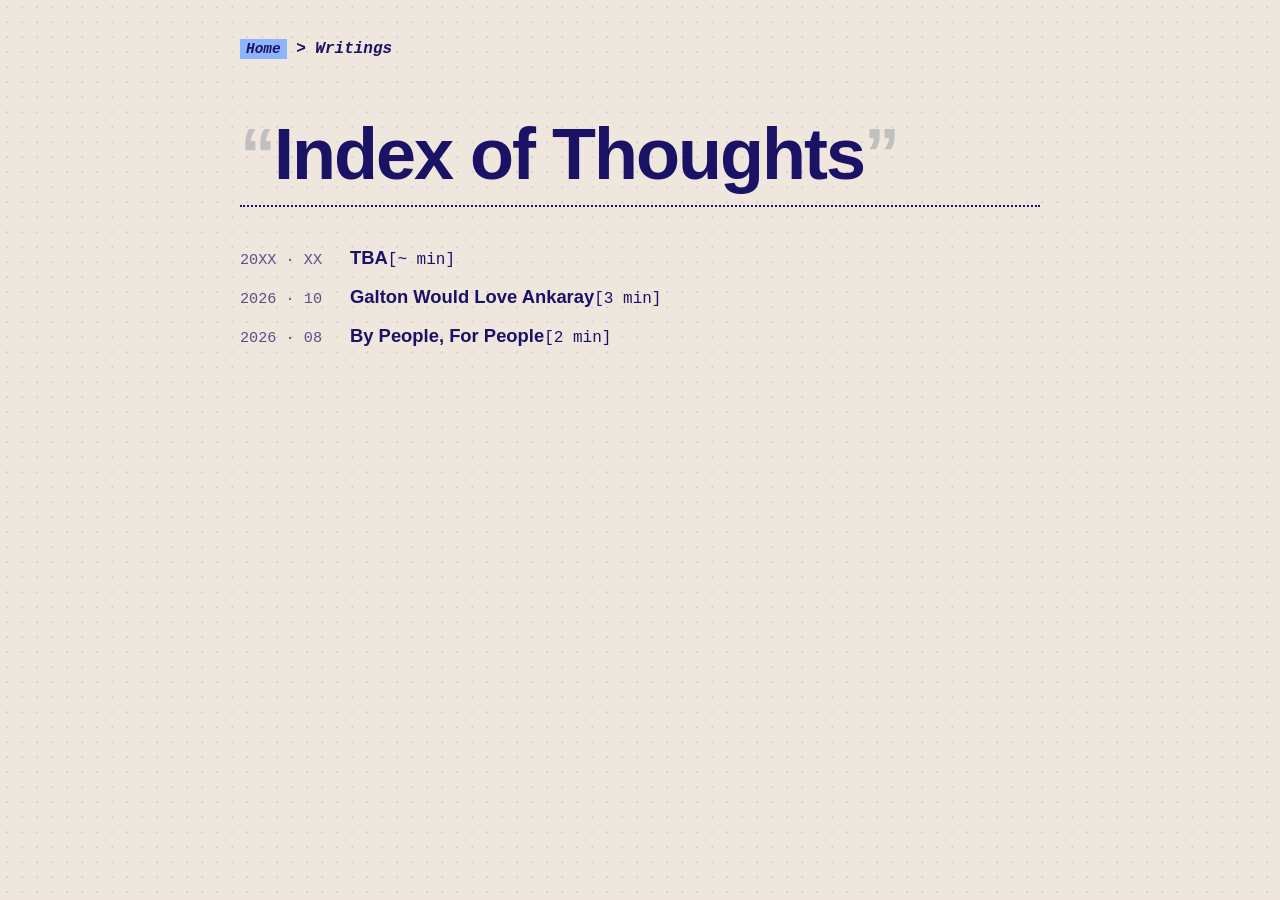
<file: writing-index.html>
<!DOCTYPE html>
<html>
<head>
  <meta charset="UTF-8">
  <meta name="viewport" content="width=device-width, initial-scale=1.0">
  <title>Index of Thoughts - Suay</title>
  
  <link rel="icon" type="image/png" href="favicon.png">
  <link href="main.css?v=9" rel="stylesheet" type="text/css" media="all">

  <!-- Google tag (gtag.js) -->
<script async src="https://www.googletagmanager.com/gtag/js?id=G-NCJQ44WMD5"></script>
<script>
  window.dataLayer = window.dataLayer || [];
  function gtag(){dataLayer.push(arguments);}
  gtag('js', new Date());

  gtag('config', 'G-NCJQ44WMD5');
</script>
</head>
<body>

  <div class="asm-container">
    
    <div class="asm-nav">
      <div>
        <a href="index.html" class="cyan-tag">Home</a> <span class="blue-text">> Writings</span>
      </div>
    </div>

    <div class="asm-header">
      <h1 class="asm-title"><span class="asm-quote">“</span>Index of Thoughts<span class="asm-quote">”</span></h1>
    </div>

    <ul class="writing-list">

     <li class="writing-item">
        <span class="writing-date">20XX · XX</span>
        <a href="writing-index.html" class="writing-link">TBA</a>
        <span class="reading-time">[~ min]</span>
      </li>

     <li class="writing-item">
        <span class="writing-date">2026 · 10</span>
        <a href="writings/ankaray.html" class="writing-link">Galton Would Love Ankaray</a>
        <span class="reading-time">[3 min]</span>
      </li>

      <li class="writing-item">
        <span class="writing-date">2026 · 08</span>
        <a href="writings/bypeople.html" class="writing-link">By People, For People</a>
        <span class="reading-time">[2 min]</span>
      </li>

    </ul>

  </div>

</body>
</html>
</file>
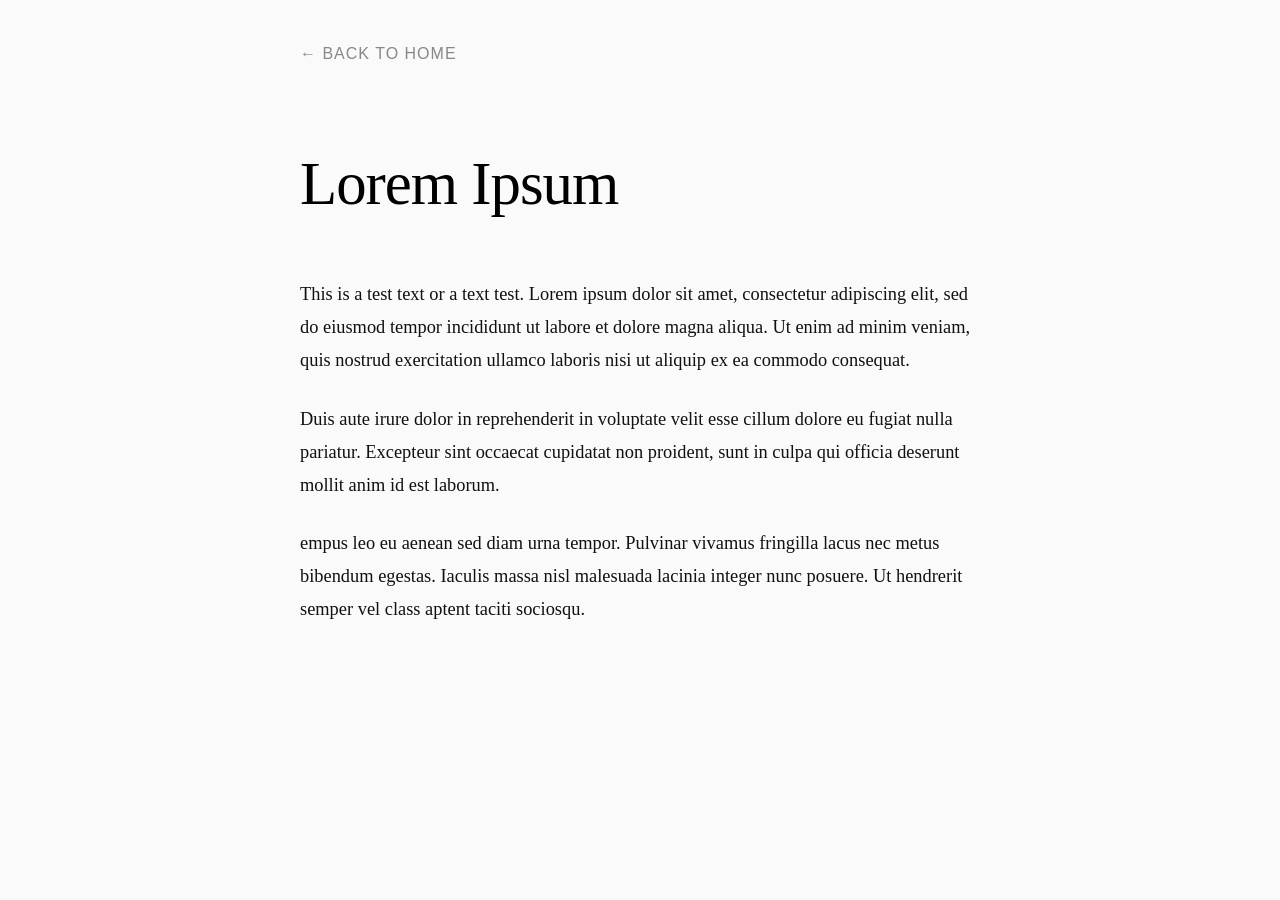
<file: articles/blog1.html>
<!DOCTYPE html>
<html>
<head>
  <meta charset="UTF-8">
  <meta name="viewport" content="width=device-width, initial-scale=1.0">
  <title>Lorem Ipsum - Suay</title>
  
  <link rel="icon" type="image/png" href="../favicon.png">
  
  <link href="article.css?v=1" rel="stylesheet" type="text/css" media="all">

<!-- Google tag (gtag.js) -->
<script async src="https://www.googletagmanager.com/gtag/js?id=G-NCJQ44WMD5"></script>
<script>
  window.dataLayer = window.dataLayer || [];
  function gtag(){dataLayer.push(arguments);}
  gtag('js', new Date());

  gtag('config', 'G-NCJQ44WMD5');
</script>

</head>
<body>

  <nav class="top-nav">
    <a href="../index.html">← Back to Home</a>
  </nav>

  <article class="blog-post">
    <h1 class="post-title">Lorem Ipsum</h1>
    
    <div class="post-content">
      <p>This is a test text or a text test. Lorem ipsum dolor sit amet, consectetur adipiscing elit, sed do eiusmod tempor incididunt ut labore et dolore magna aliqua. Ut enim ad minim veniam, quis nostrud exercitation ullamco laboris nisi ut aliquip ex ea commodo consequat. </p>
      
      <p> Duis aute irure dolor in reprehenderit in voluptate velit esse cillum dolore eu fugiat nulla pariatur. Excepteur sint occaecat cupidatat non proident, sunt in culpa qui officia deserunt mollit anim id est laborum. </p>
      
      <p> empus leo eu aenean sed diam urna tempor. Pulvinar vivamus fringilla lacus nec metus bibendum egestas. Iaculis massa nisl malesuada lacinia integer nunc posuere. Ut hendrerit semper vel class aptent taciti sociosqu. </p>
    </div>
  </article>

</body>
</html>
</file>
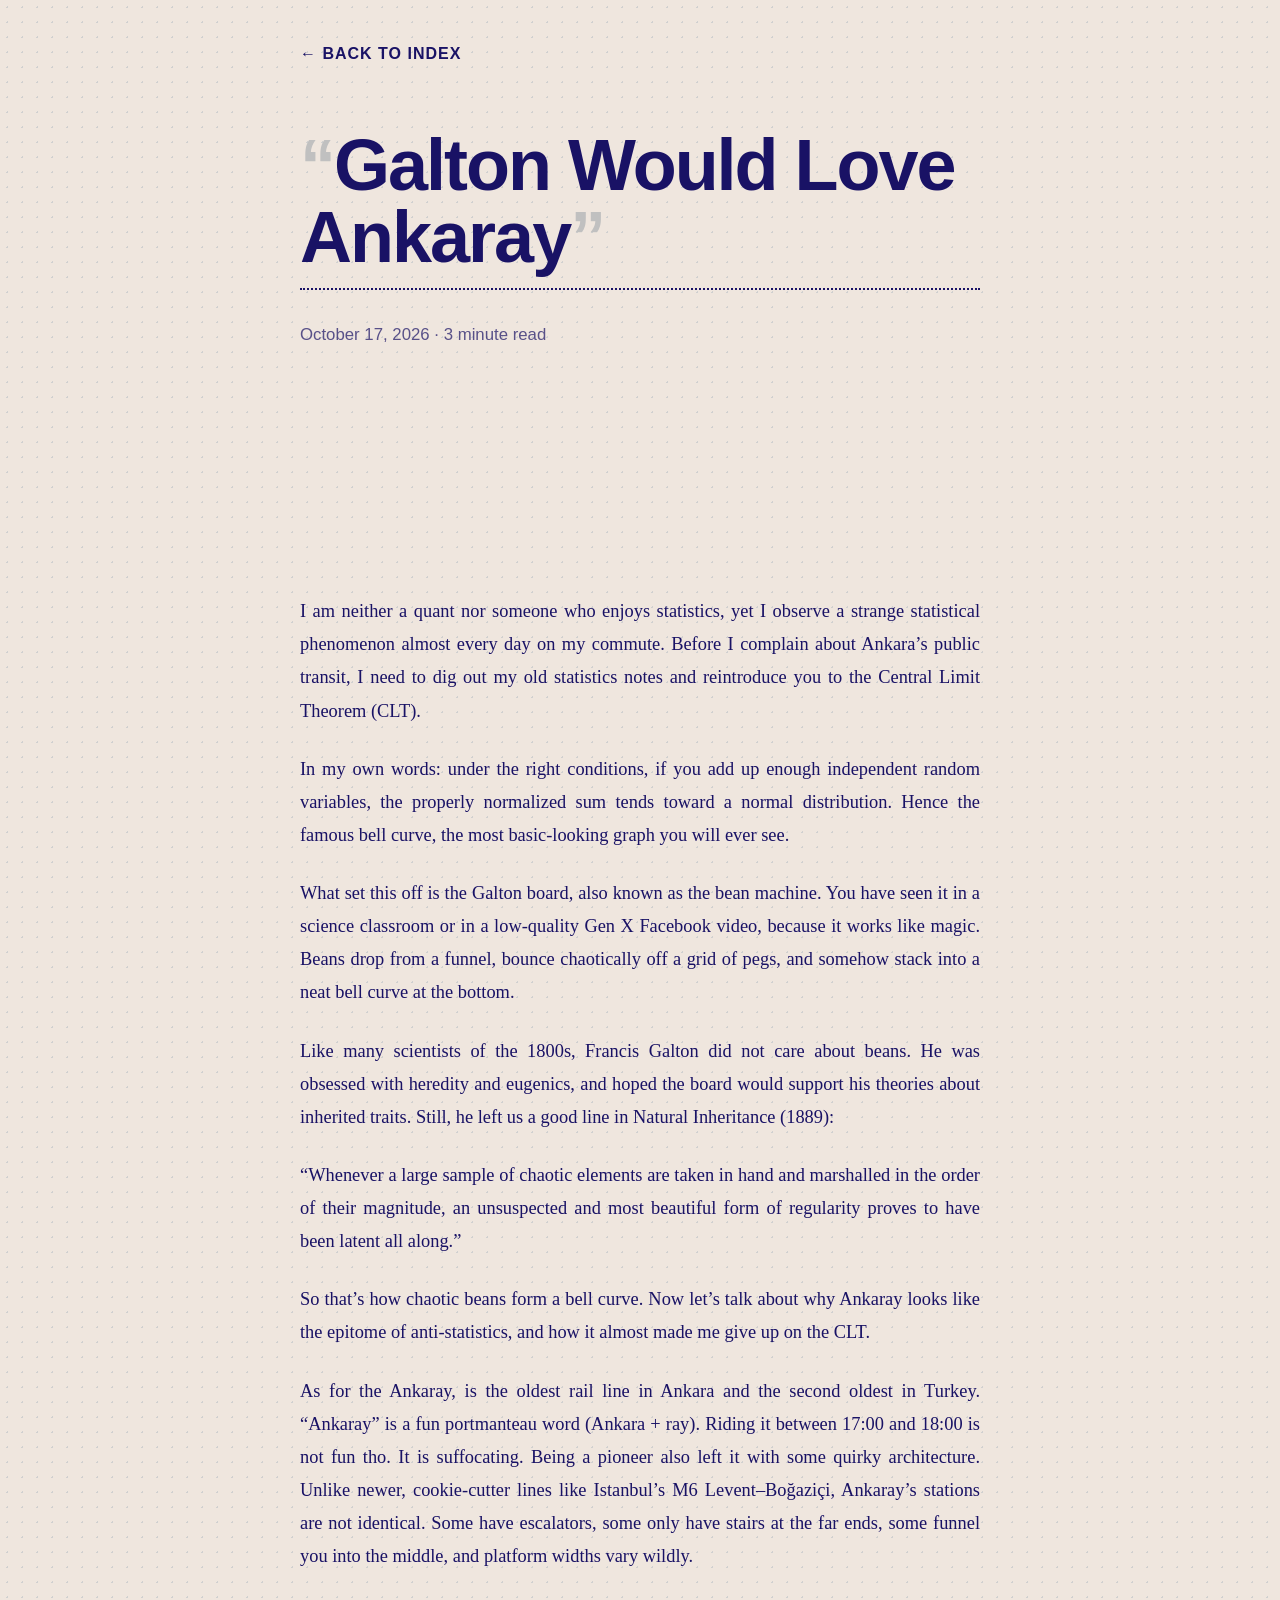
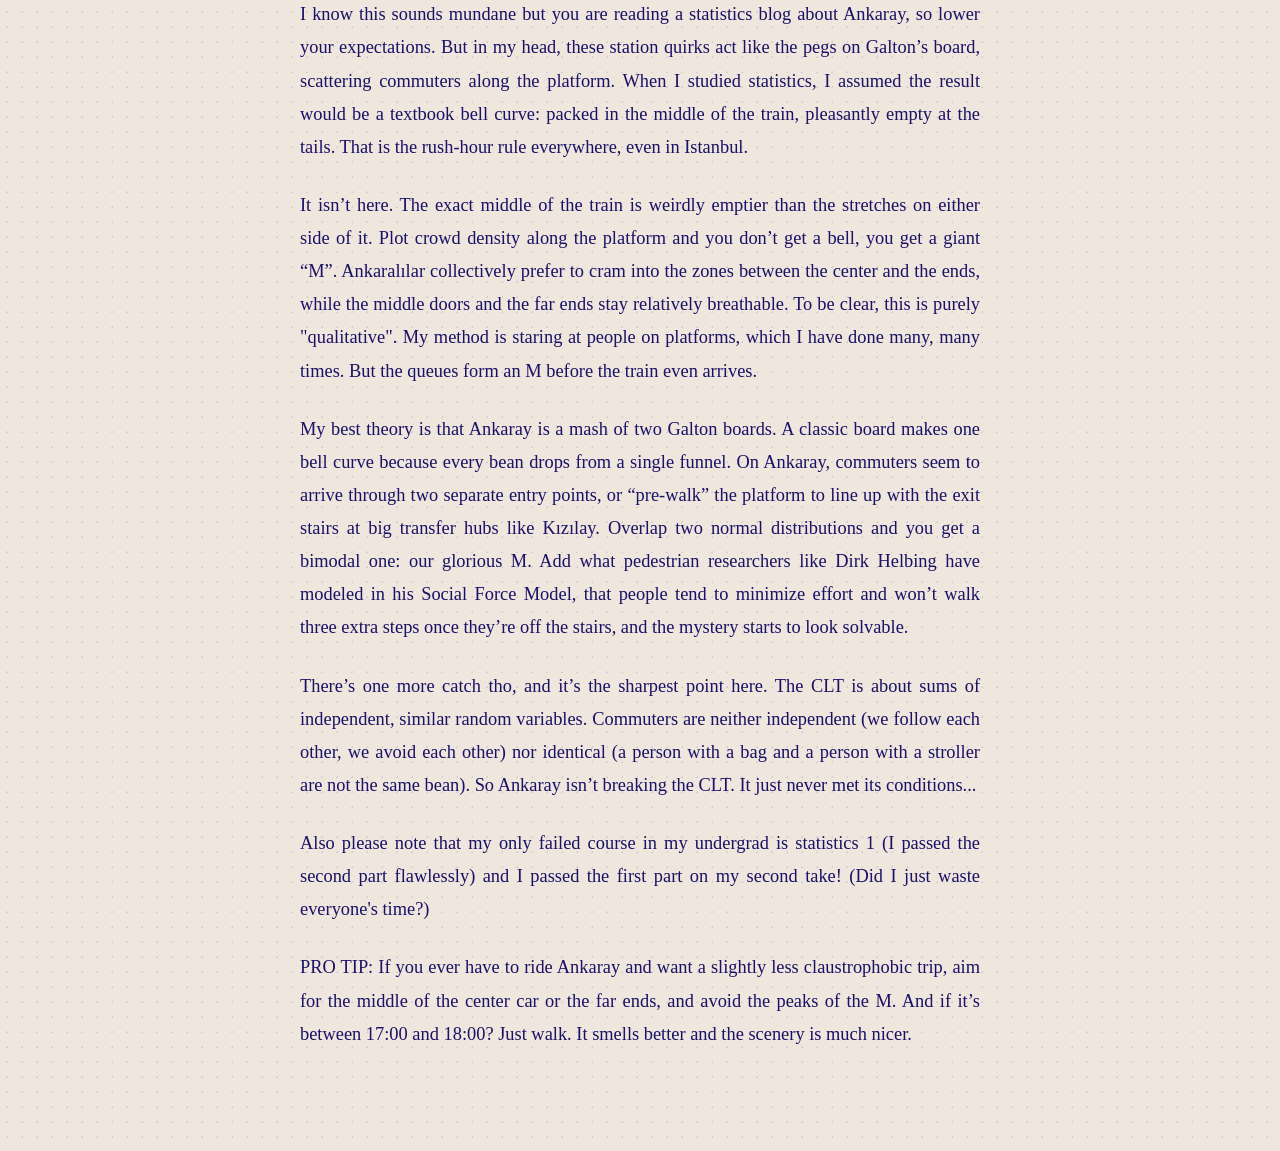
<file: writings/ankaray.html>
<!DOCTYPE html>
<html>
<head>
  <meta charset="UTF-8">
  <meta name="viewport" content="width=device-width, initial-scale=1.0">
  <title>Galton Would Love Ankaray - Suay</title>
  
  <link rel="icon" type="image/png" href="../favicon.png">
  
  <!-- Linking back to the clean writing layout -->
  <link href="writing.css?v=3" rel="stylesheet" type="text/css" media="all">

<!-- Google tag (gtag.js) -->
<script async src="https://www.googletagmanager.com/gtag/js?id=G-NCJQ44WMD5"></script>
<script>
  window.dataLayer = window.dataLayer || [];
  function gtag(){dataLayer.push(arguments);}
  gtag('js', new Date());

  gtag('config', 'G-NCJQ44WMD5');
</script>
</head>
<body>

  <!-- Top navigation to go back to the writing index -->
  <nav class="top-nav">
    <a href="../writing-index.html">← Back to Index</a>
  </nav>

  <!-- The blog post content -->
  <article class="blog-post">
    
    <!-- New Header Architecture -->
    <div class="post-header">
      <h1 class="post-title"><span class="post-quote">“</span>Galton Would Love Ankaray<span class="post-quote">”</span></h1>
    </div>
    
    <p class="post-meta">October 17, 2026 · 3 minute read</p>
    
    <!-- Spotify Embed -->
    <iframe class="spotify-embed" style="border-radius:12px" src="https://open.spotify.com/embed/track/2x810s0oCFB4F0cTXv96YP?utm_source=generator&si=846a3a736fd54118" width="100%" height="152" frameBorder="0" allowfullscreen="" allow="autoplay; clipboard-write; encrypted-media; fullscreen; picture-in-picture" loading="lazy"></iframe>
    
    <div class="post-content">
      <p> I am neither a quant nor someone who enjoys statistics, yet I observe a strange statistical phenomenon almost every day on my commute. Before I complain about Ankara’s public transit, I need to dig out my old statistics notes and reintroduce you to the Central Limit Theorem (CLT). <p>

      <p> In my own words: under the right conditions, if you add up enough independent random variables, the properly normalized sum tends toward a normal distribution. Hence the famous bell curve, the most basic-looking graph you will ever see. <p>

      <p> What set this off is the Galton board, also known as the bean machine. You have seen it in a science classroom or in a low-quality Gen X Facebook video, because it works like magic. Beans drop from a funnel, bounce chaotically off a grid of pegs, and somehow stack into a neat bell curve at the bottom. <p>

      <p> Like many scientists of the 1800s, Francis Galton did not care about beans. He was obsessed with heredity and eugenics, and hoped the board would support his theories about inherited traits. Still, he left us a good line in Natural Inheritance (1889): <p>

      <p> “Whenever a large sample of chaotic elements are taken in hand and marshalled in the order of their magnitude, an unsuspected and most beautiful form of regularity proves to have been latent all along.” <p>

      <p> So that’s how chaotic beans form a bell curve. Now let’s talk about why Ankaray looks like the epitome of anti-statistics, and how it almost made me give up on the CLT. <p>

      <p> As for the Ankaray, is the oldest rail line in Ankara and the second oldest in Turkey. “Ankaray” is a fun portmanteau word (Ankara + ray). Riding it between 17:00 and 18:00 is not fun tho. It is suffocating. Being a pioneer also left it with some quirky architecture. Unlike newer, cookie-cutter lines like Istanbul’s M6 Levent–Boğaziçi, Ankaray’s stations are not identical. Some have escalators, some only have stairs at the far ends, some funnel you into the middle, and platform widths vary wildly. <p>

      <p> I know this sounds mundane but you are reading a statistics blog about Ankaray, so lower your expectations. But in my head, these station quirks act like the pegs on Galton’s board, scattering commuters along the platform. When I studied statistics, I assumed the result would be a textbook bell curve: packed in the middle of the train, pleasantly empty at the tails. That is the rush-hour rule everywhere, even in Istanbul. <p>

      <p> It isn’t here. The exact middle of the train is weirdly emptier than the stretches on either side of it. Plot crowd density along the platform and you don’t get a bell, you get a giant “M”. Ankaralılar collectively prefer to cram into the zones between the center and the ends, while the middle doors and the far ends stay relatively breathable. To be clear, this is purely "qualitative". My method is staring at people on platforms, which I have done many, many times. But the queues form an M before the train even arrives. <p>

      <p> My best theory is that Ankaray is a mash of two Galton boards. A classic board makes one bell curve because every bean drops from a single funnel. On Ankaray, commuters seem to arrive through two separate entry points, or “pre-walk” the platform to line up with the exit stairs at big transfer hubs like Kızılay. Overlap two normal distributions and you get a bimodal one: our glorious M. Add what pedestrian researchers like Dirk Helbing have modeled in his Social Force Model, that people tend to minimize effort and won’t walk three extra steps once they’re off the stairs, and the mystery starts to look solvable. <p>

      <p> There’s one more catch tho, and it’s the sharpest point here. The CLT is about sums of independent, similar random variables. Commuters are neither independent (we follow each other, we avoid each other) nor identical (a person with a bag and a person with a stroller are not the same bean). So Ankaray isn’t breaking the CLT. It just never met its conditions... <p>

      <p> Also please note that my only failed course in my undergrad is statistics 1 (I passed the second part flawlessly) and I passed the first part on my second take! (Did I just waste everyone's time?) <p>

      <p> PRO TIP: If you ever have to ride Ankaray and want a slightly less claustrophobic trip, aim for the middle of the center car or the far ends, and avoid the peaks of the M. And if it’s between 17:00 and 18:00? Just walk. It smells better and the scenery is much nicer. <p>
    </div>
  </article>

</body>
</html>
</file>
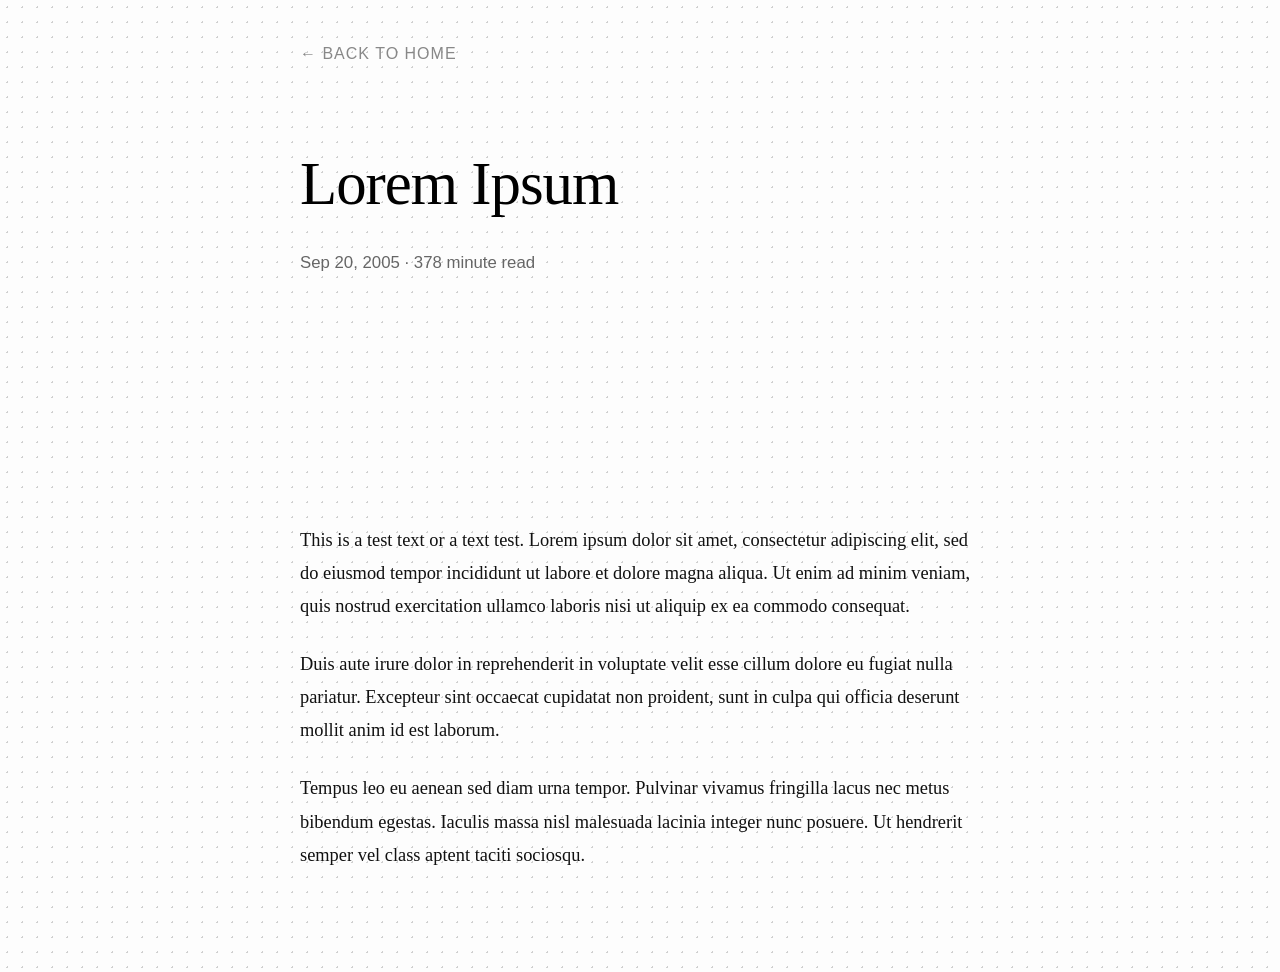
<file: writings/blog1.html>
<!DOCTYPE html>
<html>
<head>
  <meta charset="UTF-8">
  <meta name="viewport" content="width=device-width, initial-scale=1.0">
  <title>Lorem Ipsum - Suay</title>
  
  <link rel="icon" type="image/png" href="../favicon.png">
  
  <link href="article.css?v=1" rel="stylesheet" type="text/css" media="all">

<script async src="https://www.googletagmanager.com/gtag/js?id=G-NCJQ44WMD5"></script>
<script>
  window.dataLayer = window.dataLayer || [];
  function gtag(){dataLayer.push(arguments);}
  gtag('js', new Date());

  gtag('config', 'G-NCJQ44WMD5');
</script>

</head>
<body>

  <!-- Keep your existing nav -->
  <nav class="top-nav">
    <a href="../index.html">← Back to Home</a>
  </nav>

  <!-- Replace ONLY this article block -->
  <article class="blog-post">
    <h1 class="post-title">Lorem Ipsum</h1>
    
    <p class="post-meta"> Sep 20, 2005 · 378 minute read</p>
    
    <iframe class="spotify-embed" style="border-radius:12px" src="https://open.spotify.com/embed/track/3fvZo45Y28ly1QBo05pujJ?utm_source=generator" width="100%" height="152" frameBorder="0" allowfullscreen="" allow="autoplay; clipboard-write; encrypted-media; fullscreen; picture-in-picture" loading="lazy"></iframe>
    
    <div class="post-content">
      <p>This is a test text or a text test. Lorem ipsum dolor sit amet, consectetur adipiscing elit, sed do eiusmod tempor incididunt ut labore et dolore magna aliqua. Ut enim ad minim veniam, quis nostrud exercitation ullamco laboris nisi ut aliquip ex ea commodo consequat. </p>
      
      <p>Duis aute irure dolor in reprehenderit in voluptate velit esse cillum dolore eu fugiat nulla pariatur. Excepteur sint occaecat cupidatat non proident, sunt in culpa qui officia deserunt mollit anim id est laborum.</p>
      
      <p>Tempus leo eu aenean sed diam urna tempor. Pulvinar vivamus fringilla lacus nec metus bibendum egestas. Iaculis massa nisl malesuada lacinia integer nunc posuere. Ut hendrerit semper vel class aptent taciti sociosqu.</p>
    </div>
  </article>

</body>
</html>
</file>
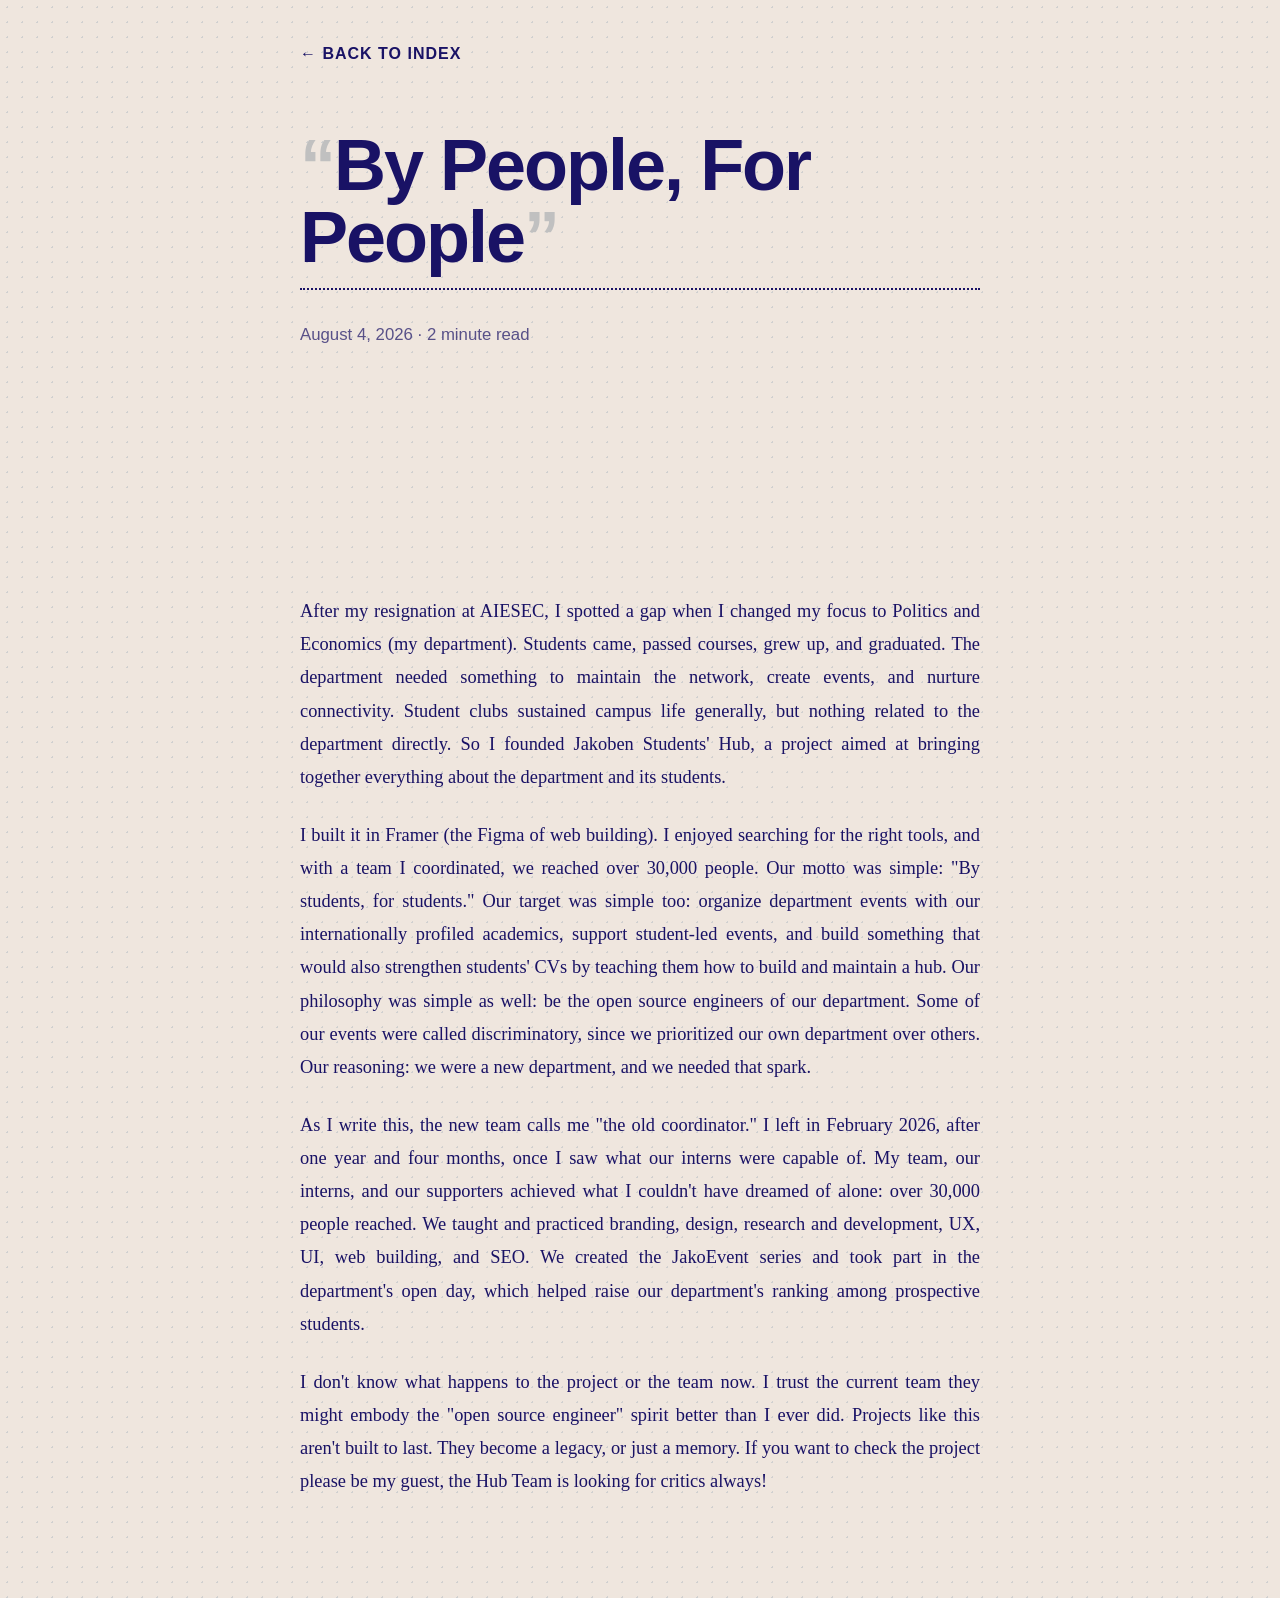
<file: writings/bypeople.html>
<!DOCTYPE html>
<html>
<head>
  <meta charset="UTF-8">
  <meta name="viewport" content="width=device-width, initial-scale=1.0">
  <title>By People, For People - Suay</title>
  
  <link rel="icon" type="image/png" href="../favicon.png">
  
  <!-- Linking back to the clean writing layout -->
  <link href="writing.css?v=3" rel="stylesheet" type="text/css" media="all">

<!-- Google tag (gtag.js) -->
<script async src="https://www.googletagmanager.com/gtag/js?id=G-NCJQ44WMD5"></script>
<script>
  window.dataLayer = window.dataLayer || [];
  function gtag(){dataLayer.push(arguments);}
  gtag('js', new Date());

  gtag('config', 'G-NCJQ44WMD5');
</script>
</head>
<body>

  <!-- Top navigation to go back to the writing index -->
  <nav class="top-nav">
    <a href="../writing-index.html">← Back to Index</a>
  </nav>

  <!-- The blog post content -->
  <article class="blog-post">
    
    <!-- New Header Architecture -->
    <div class="post-header">
      <h1 class="post-title"><span class="post-quote">“</span>By People, For People<span class="post-quote">”</span></h1>
    </div>
    
    <p class="post-meta">August 4, 2026 · 2 minute read</p>
    
    <!-- Spotify Embed -->
    <iframe class="spotify-embed" style="border-radius:12px" src="https://open.spotify.com/embed/track/0Iz4In7qPeiZXLvt6YhOwP?utm_source=generator&si=35fc3c4f03d64f02" width="100%" height="152" frameBorder="0" allowfullscreen="" allow="autoplay; clipboard-write; encrypted-media; fullscreen; picture-in-picture" loading="lazy"></iframe>
    
    <div class="post-content">
      <p> After my resignation at AIESEC, I spotted a gap when I changed my focus to Politics and Economics (my department). Students came, passed courses, grew up, and graduated. The department needed something to maintain the network, create events, and nurture connectivity. Student clubs sustained campus life generally, but nothing related to the department directly. So I founded Jakoben Students' Hub, a project aimed at bringing together everything about the department and its students. <p>

      <p> I built it in Framer (the Figma of web building). I enjoyed searching for the right tools, and with a team I coordinated, we reached over 30,000 people. Our motto was simple: "By students, for students." Our target was simple too: organize department events with our internationally profiled academics, support student-led events, and build something that would also strengthen students' CVs by teaching them how to build and maintain a hub. Our philosophy was simple as well: be the open source engineers of our department. Some of our events were called discriminatory, since we prioritized our own department over others. Our reasoning: we were a new department, and we needed that spark. <p>

      <p> As I write this, the new team calls me "the old coordinator." I left in February 2026, after one year and four months, once I saw what our interns were capable of. My team, our interns, and our supporters achieved what I couldn't have dreamed of alone: over 30,000 people reached. We taught and practiced branding, design, research and development, UX, UI, web building, and SEO. We created the JakoEvent series and took part in the department's open day, which helped raise our department's ranking among prospective students. <p>

      <p> I don't know what happens to the project or the team now. I trust the current team they might embody the "open source engineer" spirit better than I ever did. Projects like this aren't built to last. They become a legacy, or just a memory. If you want to check the project please be my guest, the Hub Team is looking for critics always! <p>
    </div>
  </article>

</body>
</html>
</file>
<file: main.css>
:root {
  --color-bg: #EFE6DE;
  --color-navy: #191265;
  --color-blue: #8CB4FF;
  --color-dot: #d0d0d0;
  --color-white: #ffffff;
  --color-offwhite: #f0f0f0;
  --color-gray: #c0c0c0;
}

body {
  background-color: var(--color-bg);
  background-image: radial-gradient(var(--color-dot) 1px, transparent 1px);
  background-size: 15px 15px;
  margin: 0;
  font-family: "Courier New", Courier, monospace;
  color: var(--color-navy);
}

.dotted-divider {
  border: none;
  border-top: 2px dotted var(--color-navy);
  margin: 40px 0;
  width: 100%;
}

.main-container {
  display: flex;
  gap: 80px;
  max-width: 1000px;
  width: 90%;
  margin: 10vh auto 15vh auto;
  align-items: center;
}

.graphic-column {
  flex: 1;
  display: flex;
  justify-content: flex-end;
  min-width: 0;
}

.hero-image {
  width: 100%;
  max-width: 450px;
  height: auto;
  border: 2px solid var(--color-navy);
  margin-right: 25px;
}

.text-column {
  flex: 1;
  display: flex;
  flex-direction: column;
  align-items: flex-start;
}

.welcome {
  text-transform: uppercase;
  font-size: 1.2rem;
  margin-bottom: 5px;
  letter-spacing: 1px;
}

.welcome em {
  text-transform: lowercase;
  font-style: italic;
}

.title-wrapper {
  display: flex;
  flex-direction: column;
  align-items: flex-start;
}

.title-top {
  background-color: var(--color-navy);
  color: var(--color-white);
  font-family: Helvetica, sans-serif;
  font-weight: bold;
  font-size: 4rem;
  margin: 0;
  padding: 5px 20px;
  line-height: 1.1;
  letter-spacing: -2px;
}

.title-bottom {
  background-color: var(--color-offwhite);
  color: var(--color-navy);
  font-family: Helvetica, sans-serif;
  font-weight: bold;
  font-size: 4rem;
  margin: 0;
  padding: 5px 20px;
  line-height: 1.1;
  letter-spacing: -2px;
}

.bio {
  font-size: 0.95rem;
  line-height: 1.6;
  max-width: 450px;
  margin-top: 30px;
}

.highlight {
  background-color: var(--color-blue);
  color: var(--color-navy);
  text-decoration: none;
  padding: 0 4px;
  font-weight: bold;
}

.highlight:hover {
  background-color: var(--color-navy);
  color: var(--color-blue);
}

.scroll-container {
  max-width: 800px;
  margin: 0 auto 100px auto;
  padding: 0 20px;
}

.section-title {
  font-family: Helvetica, sans-serif;
  font-weight: bold;
  font-size: 3rem;
  color: var(--color-navy);
  border-bottom: 2px dotted var(--color-navy);
  padding-bottom: 10px;
  margin-bottom: 40px;
}

.feed-card {
  border: 3px double var(--color-navy);
  padding: 30px;
  margin-bottom: 40px;
  background-color: transparent;
}

.feed-header {
  display: flex;
  justify-content: space-between;
  align-items: baseline;
  border-bottom: 2px dotted var(--color-navy);
  padding-bottom: 10px;
  margin-top: 0;
  margin-bottom: 30px;
}

.feed-date {
  font-family: Helvetica, sans-serif;
  font-weight: bold;
  font-size: 2.5rem;
  color: var(--color-navy);
  margin: 0;
}

.feed-heading {
  font-family: Helvetica, sans-serif;
  font-weight: bold;
  font-size: 1.5rem;
  color: var(--color-navy);
  margin-top: 30px;
  margin-bottom: 15px;
}

.feed-text {
  line-height: 1.6;
  font-size: 1rem;
  color: var(--color-navy);
}

.cyan-tag {
  background-color: var(--color-blue);
  color: var(--color-navy);
  padding: 2px 6px;
  font-weight: bold;
  text-decoration: none;
  font-size: 0.9rem;
}

.cyan-tag:hover {
  background-color: var(--color-navy);
  color: var(--color-blue);
}

.asm-container {
  max-width: 800px;
  margin: 40px auto 100px auto;
  padding: 0 20px;
}

.asm-nav {
  display: flex;
  justify-content: space-between;
  margin-bottom: 60px;
  font-family: "Courier New", Courier, monospace;
  font-style: italic;
  font-weight: bold;
}

.blue-text {
  color: var(--color-navy);
}

.asm-header {
  display: flex;
  justify-content: space-between;
  align-items: flex-end;
  border-bottom: 2px dotted var(--color-navy);
  padding-bottom: 15px;
  margin-bottom: 40px;
}

.asm-title {
  font-family: Helvetica, sans-serif;
  font-weight: bold;
  font-size: 4.5rem;
  color: var(--color-navy);
  margin: 0;
  line-height: 1;
  letter-spacing: -2px;
}

.asm-quote {
  color: var(--color-gray);
}

.asm-intro {
  text-align: justify;
  font-size: 0.85rem;
  line-height: 1.6;
  color: var(--color-navy);
  margin-bottom: 50px;
}

.asm-stats {
  text-align: right;
  display: flex;
  flex-direction: column;
  align-items: flex-end;
}

.stat-number {
  font-family: Helvetica, sans-serif;
  font-weight: bold;
  font-size: 3.5rem;
  color: var(--color-navy);
  line-height: 0.8;
  margin: 0 0 10px 0;
  background: linear-gradient(transparent 50%, var(--color-blue) 50%);
  display: inline-block;
  padding: 0 5px;
}

.asm-post-title {
  font-family: Helvetica, sans-serif;
  font-weight: bold;
  font-size: 2rem;
  color: var(--color-navy);
  margin-top: 30px;
  margin-bottom: 20px;
}

.spotify-embed {
  width: 50%;
  display: block;
}

.writing-list {
  list-style-type: none;
  padding: 0;
  margin: 0;
  display: flex;
  flex-direction: column;
  gap: 15px;
}

.writing-item {
  display: flex;
  align-items: baseline;
}

.writing-date {
  font-family: "Courier New", Courier, monospace;
  color: var(--color-navy);
  opacity: 0.7;
  min-width: 110px;
  flex-shrink: 0;
  font-size: 0.95rem;
}

.writing-link {
  font-family: Helvetica, sans-serif;
  font-weight: bold;
  color: var(--color-navy);
  text-decoration: none;
  font-size: 1.15rem;
  border-bottom: 2px dotted transparent;
  transition: border-color 0.2s ease, color 0.2s ease;
}

.writing-link:hover {
  color: var(--color-blue);
  border-bottom: 2px dotted var(--color-blue);
}


.glossary-summary {
  cursor: pointer;
  list-style: none;
}

.glossary-summary::-webkit-details-marker {
  display: none;
}

.glossary-summary:hover .writing-link {
  color: var(--color-blue);
  border-bottom: 2px dotted var(--color-blue);
}

.glossary-definition {
  padding-left: 110px;
  margin-top: 10px;
  padding-bottom: 15px;
  border-bottom: 1px dotted var(--color-navy);
}

.glossary-definition p {
  font-family: Georgia, "Times New Roman", serif;
  font-size: 1.05rem;
  line-height: 1.6;
  margin: 0;
  text-align: justify;
}


.tag-filter-bar {
  display: flex;
  align-items: center;
  flex-wrap: wrap;
  gap: 10px;
  margin-bottom: 40px;
  padding-bottom: 30px;
  border-bottom: 2px dotted var(--color-navy);
}

.tag-filter-btn {
  font-family: Helvetica, sans-serif;
  font-weight: bold;
  font-size: 0.85rem;
  text-transform: uppercase;
  letter-spacing: 0.5px;
  color: var(--color-navy);
  background-color: transparent;
  border: 2px solid var(--color-navy);
  padding: 6px 14px;
  cursor: pointer;
  transition: background-color 0.2s, color 0.2s;
}

.tag-filter-btn:hover {
  background-color: var(--color-blue);
  border-color: var(--color-blue);
  color: var(--color-navy);
}

.tag-filter-btn.active {
  background-color: var(--color-navy);
  border-color: var(--color-navy);
  color: var(--color-bg);
}

.tag-filter-count {
  font-family: "Courier New", Courier, monospace;
  font-size: 0.85rem;
  color: var(--color-navy);
  opacity: 0.6;
  margin-left: auto;
}

@media (max-width: 600px) {
  .tag-filter-count {
    width: 100%;
    margin-left: 0;
    margin-top: 5px;
  }
}

.q-machine {
  border: 3px double var(--color-navy);
  padding: 40px 30px;
  margin-bottom: 40px;
  background-color: transparent;
}

.q-controls {
  display: flex;
  justify-content: center;
  align-items: stretch;
  gap: 15px;
  margin-bottom: 40px;
  flex-wrap: wrap;
}

.q-input {
  font-family: "Courier New", Courier, monospace;
  font-size: 1.2rem;
  font-weight: bold;
  color: var(--color-navy);
  background-color: transparent;
  border: 2px dashed var(--color-navy);
  padding: 10px;
  width: 120px;
  text-align: center;
  outline: none;
}

.q-input:focus {
  border: 2px solid var(--color-blue);
  background-color: var(--color-white);
}

.q-btn {
  font-family: Helvetica, sans-serif;
  font-weight: bold;
  font-size: 1.1rem;
  color: var(--color-bg);
  background-color: var(--color-navy);
  border: 2px solid var(--color-navy);
  padding: 10px 20px;
  cursor: pointer;
  text-transform: uppercase;
  transition: background-color 0.2s, color 0.2s;
}

.q-btn:hover {
  background-color: var(--color-blue);
  color: var(--color-navy);
}

.random-btn {
  background-color: var(--color-blue);
  color: var(--color-navy);
  border-color: var(--color-blue);
}

.random-btn:hover {
  background-color: var(--color-navy);
  color: var(--color-blue);
  border-color: var(--color-navy);
}

.q-display {
  font-family: Helvetica, sans-serif;
  font-size: 2.2rem;
  font-weight: bold;
  color: var(--color-navy);
  min-height: 180px;
  display: flex;
  flex-direction: column;
  align-items: center;
  justify-content: center;
  border-top: 2px dotted var(--color-navy);
  padding-top: 40px;
  line-height: 1.1;
  text-align: center;
  letter-spacing: -1px;
}

.q-placeholder {
  color: var(--color-navy);
  opacity: 0.4;
  font-family: "Courier New", Courier, monospace;
  font-style: italic;
  font-size: 1.1rem;
  font-weight: normal;
  letter-spacing: 0;
}

.q-number-tag {
  font-family: "Courier New", Courier, monospace;
  font-size: 0.9rem;
  color: var(--color-bg);
  background-color: var(--color-navy);
  padding: 4px 10px;
  font-weight: bold;
  text-transform: uppercase;
  letter-spacing: 1px;
}

.cv-header {
  text-align: center;
  margin-bottom: 50px;
}

.cv-name {
  font-family: Helvetica, sans-serif;
  font-weight: bold;
  font-size: 3.5rem;
  color: var(--color-navy);
  margin: 0 0 15px 0;
  letter-spacing: -2px;
}

.cv-contact-bar {
  display: flex;
  justify-content: center;
  flex-wrap: wrap;
  gap: 10px;
  font-family: "Courier New", Courier, monospace;
  font-size: 0.9rem;
  font-weight: bold;
}

.cv-divider {
  color: var(--color-navy);
  opacity: 0.5;
}

.cv-section {
  margin-bottom: 40px;
}

.cv-section-title {
  font-family: Helvetica, sans-serif;
  font-weight: bold;
  font-size: 1.8rem;
  color: var(--color-navy);
  text-transform: uppercase;
  border-bottom: 2px dotted var(--color-navy);
  padding-bottom: 5px;
  margin-bottom: 25px;
}

.cv-entry {
  margin-bottom: 25px;
}

.cv-entry-header {
  display: flex;
  justify-content: space-between;
  align-items: baseline;
  margin-bottom: 5px;
}

.cv-role {
  font-family: Helvetica, sans-serif;
  font-weight: bold;
  font-size: 1.2rem;
  color: var(--color-navy);
}

.cv-date {
  font-family: "Courier New", Courier, monospace;
  font-size: 0.9rem;
  color: var(--color-navy);
  opacity: 0.8;
  text-align: right;
  flex-shrink: 0;
  margin-left: 15px;
}

.cv-org {
  font-family: Georgia, "Times New Roman", serif;
  font-style: italic;
  font-size: 1rem;
  color: var(--color-navy);
  margin-bottom: 8px;
}

.cv-list {
  margin: 0;
  padding-left: 20px;
  list-style-type: square;
}

.cv-list li {
  font-family: Georgia, "Times New Roman", serif;
  font-size: 1rem;
  line-height: 1.6;
  color: var(--color-navy);
  margin-bottom: 4px;
}

.cv-skills li {
  margin-bottom: 8px;
}

@media (max-width: 900px) {
  .main-container {
    flex-direction: column;
    width: 100%;
    padding: 25px;
    box-sizing: border-box;
    margin-top: 20px;
    gap: 30px;
  }

  .graphic-column {
    order: -1;
    width: 100%;
    display: flex;
    justify-content: center;
  }

  .hero-image {
    width: 100%;
    max-width: 400px;
    min-height: 250px;
    margin-right: 0;
  }

  .text-column {
    order: 2;
    width: 100%;
    align-items: flex-start;
  }

  .welcome {
    font-size: 1.5rem;
    margin-bottom: 10px;
  }

  .title-top,
  .title-bottom {
    font-size: 3.1rem;
    padding: 8px 18px;
    line-height: 1.1;
  }

  .bio {
    font-size: 1.15rem;
    line-height: 1.8;
    max-width: 100%;
    margin-top: 25px;
  }

  .spotify-embed {
    width: 100%;
  }
}


@media (max-width: 600px) {
  .writing-item {
    flex-direction: column;
    gap: 4px;
    margin-bottom: 20px;
  }

  .writing-date {
    font-size: 0.85rem;
  }

  .glossary-definition {
    padding-left: 0;
    margin-top: 15px;
  }

  .cv-entry-header {
    flex-direction: column;
    align-items: flex-start;
  }

  .cv-date {
    margin-left: 0;
    margin-top: 2px;
  }
}
</file>
<file: article.css>
body {
  background-color: #fafafa;
  color: #111111; 
  font-family: Georgia, "Times New Roman", serif;
  margin: 0;
  padding: 0;
  line-height: 1.8;
}

.top-nav {
  max-width: 680px;
  margin: 40px auto 0 auto;
  padding: 0 20px;
}

.top-nav a {
  color: #888;
  text-decoration: none;
  font-family: -apple-system, BlinkMacSystemFont, "Segoe UI", Roboto, sans-serif;
  text-transform: uppercase;
  letter-spacing: 1px;
}

.top-nav a:hover {
  color: #000; 
}

.blog-post {
  max-width: 680px;
  margin: 60px auto 100px auto;
  padding: 0 25px; 
}

.post-title {
  font-size: 3.8rem;
  font-weight: normal;
  letter-spacing: -1px;
  margin-top: 0;
  margin-bottom: 40px;
  color: #000000;
}

.post-content p {
  font-size: 1.15rem;
  margin-bottom: 25px;
}

@media (max-width: 768px) {
  .blog-post {
    margin-top: 30px;
  }
  
  .post-title {
    font-size: 2.8rem;
    margin-bottom: 30px;
  }
  
  .post-content p {
    font-size: 1.05rem; /* Slightly smaller text for mobile reading */
  }
}
</file>
<file: articles/article.css>
body {
  background-color: #fafafa;
  color: #111111; 
  font-family: Georgia, "Times New Roman", serif;
  margin: 0;
  padding: 0;
  line-height: 1.8;
}

.top-nav {
  max-width: 680px;
  margin: 40px auto 0 auto;
  padding: 0 20px;
}

.top-nav a {
  color: #888;
  text-decoration: none;
  font-family: -apple-system, BlinkMacSystemFont, "Segoe UI", Roboto, sans-serif;
  text-transform: uppercase;
  letter-spacing: 1px;
}

.top-nav a:hover {
  color: #000; 
}

.blog-post {
  max-width: 680px;
  margin: 60px auto 100px auto;
  padding: 0 25px; 
}

.post-title {
  font-size: 3.8rem;
  font-weight: normal;
  letter-spacing: -1px;
  margin-top: 0;
  margin-bottom: 40px;
  color: #000000;
}

.post-content p {
  font-size: 1.15rem;
  margin-bottom: 25px;
}

@media (max-width: 768px) {
  .blog-post {
    margin-top: 30px;
  }
  
  .post-title {
    font-size: 2.8rem;
    margin-bottom: 30px;
  }
  
  .post-content p {
    font-size: 1.05rem; /* Slightly smaller text for mobile reading */
  }
}
</file>
<file: writings/writing.css>
body {
  background-color: #EFE6DE;
  background-image: radial-gradient(#d0d0d0 1px, transparent 1px);
  background-size: 15px 15px; 
  color: #191265; 

  
  font-family: Georgia, "Times New Roman", serif;
  margin: 0;
  padding: 0;
  line-height: 1.8;
}

.top-nav {
  max-width: 680px;
  margin: 40px auto 0 auto;
  padding: 0 20px;
}

.top-nav a {
  color: #191265;
  text-decoration: none;
  font-family: Helvetica, sans-serif;
  font-weight: bold;
  text-transform: uppercase;
  letter-spacing: 1px;
}

.top-nav a:hover {
  color: #8CB4FF; 
}

.blog-post {
  max-width: 680px;
  margin: 60px auto 100px auto;
  padding: 0 25px; 
}


.post-header {
  display: flex;
  justify-content: space-between;
  align-items: flex-end;
  border-bottom: 2px dotted #191265;
  padding-bottom: 15px;
  margin-bottom: 30px;
}

.post-title {
  font-family: Helvetica, sans-serif;
  font-size: 4.5rem;
  font-weight: bold;
  line-height: 1;
  letter-spacing: -2px;
  margin: 0;
  color: #191265;
}

.post-quote {
  color: #c0c0c0;
}

.post-meta {
  color: #191265;
  opacity: 0.7; 
  font-family: Helvetica, sans-serif;
  font-size: 1.05rem;
  margin-top: 0; 
  margin-bottom: 30px;
}

.post-content p {
  font-size: 1.15rem;
  margin-bottom: 25px;
  text-align: justify;
}

@media (max-width: 768px) {
  .blog-post {
    margin-top: 30px;
  }
  
  .post-title {
    font-size: 3rem; 
    letter-spacing: -1px;
  }
  
  .post-content p {
    font-size: 1.05rem; 
  }
}

.spotify-embed {
  margin-bottom: 35px;
  width: 100%;
}
</file>
<file: writings/article.css>
body {
  background-color: #fdfdfd;
  background-image: radial-gradient(#d0d0d0 1px, transparent 1px);
  background-size: 15px 15px; 
  color: #111111; 
  font-family: Georgia, "Times New Roman", serif;
  margin: 0;
  padding: 0;
  line-height: 1.8;
}

.top-nav {
  max-width: 680px;
  margin: 40px auto 0 auto;
  padding: 0 20px;
}

.top-nav a {
  color: #888;
  text-decoration: none;
  font-family: -apple-system, BlinkMacSystemFont, "Segoe UI", Roboto, sans-serif;
  text-transform: uppercase;
  letter-spacing: 1px;
}

.top-nav a:hover {
  color: #000; 
}

.blog-post {
  max-width: 680px;
  margin: 60px auto 100px auto;
  padding: 0 25px; 
}

.post-title {
  font-size: 3.8rem;
  font-weight: normal;
  letter-spacing: -1px;
  margin-top: 0;
  margin-bottom: 40px;
  color: #000000;
}

.post-content p {
  font-size: 1.15rem;
  margin-bottom: 25px;
}

@media (max-width: 768px) {
  .blog-post {
    margin-top: 30px;
  }
  
  .post-title {
    font-size: 2.8rem;
    margin-bottom: 30px;
  }
  
  .post-content p {
    font-size: 1.05rem; 
  }
}

.post-meta {
  color: #666666;
  font-family: -apple-system, BlinkMacSystemFont, "Segoe UI", Roboto, sans-serif;
  font-size: 1.05rem;
  margin-top: -30px; 
  margin-bottom: 30px;
}

.spotify-embed {
  margin-bottom: 35px;
  width: 100%;
}
</file>
